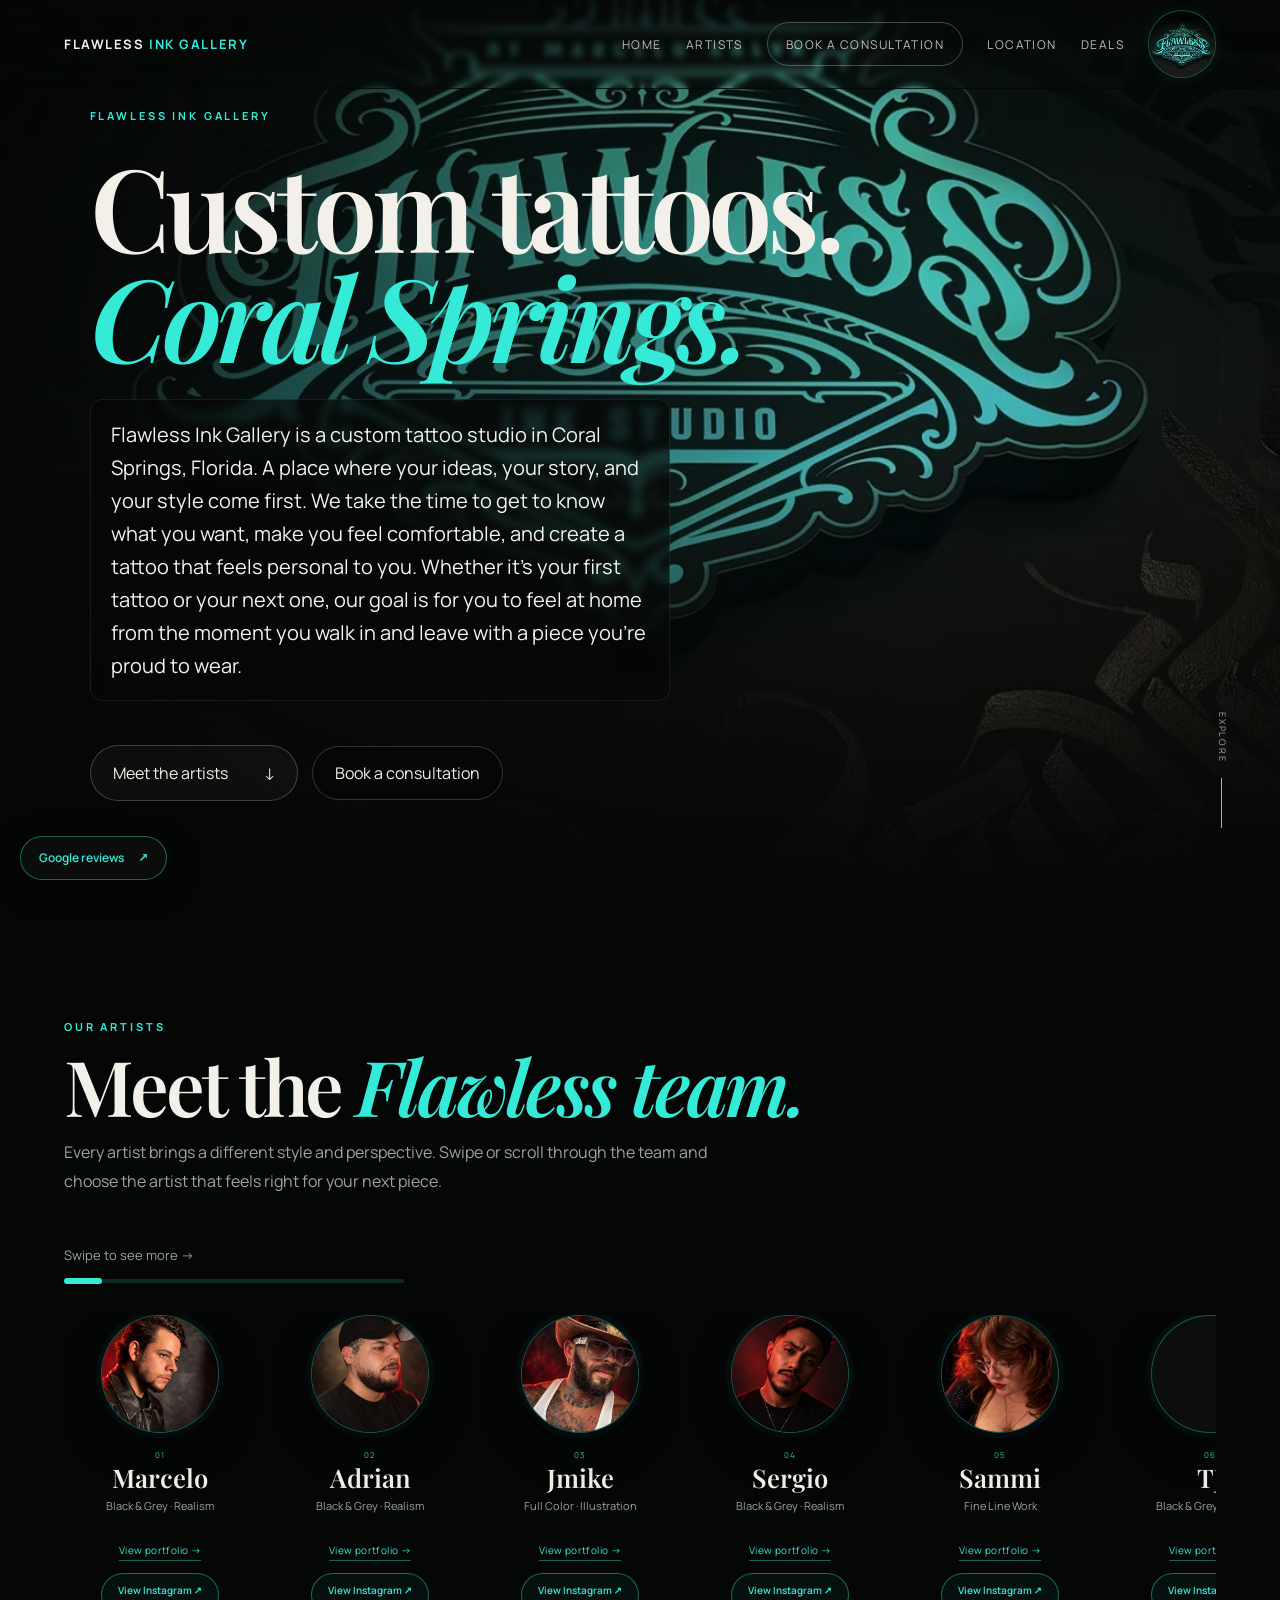
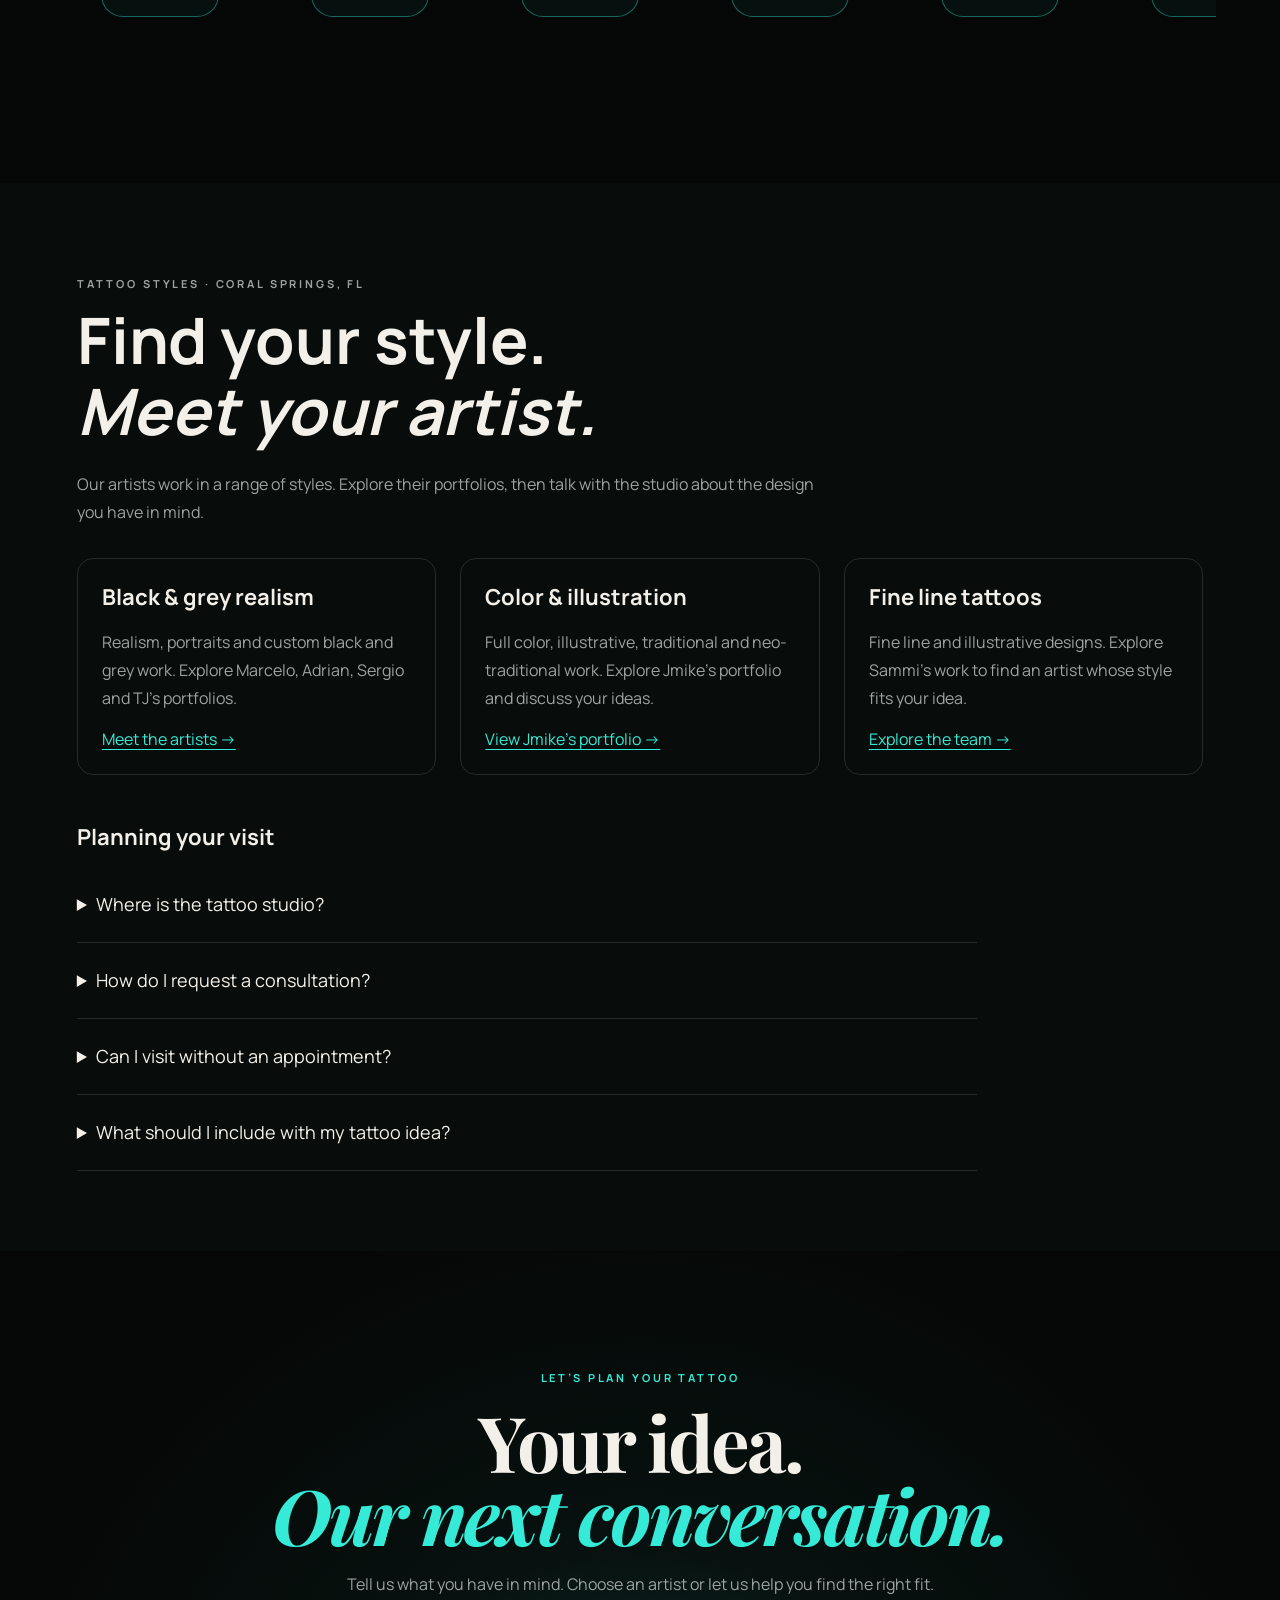
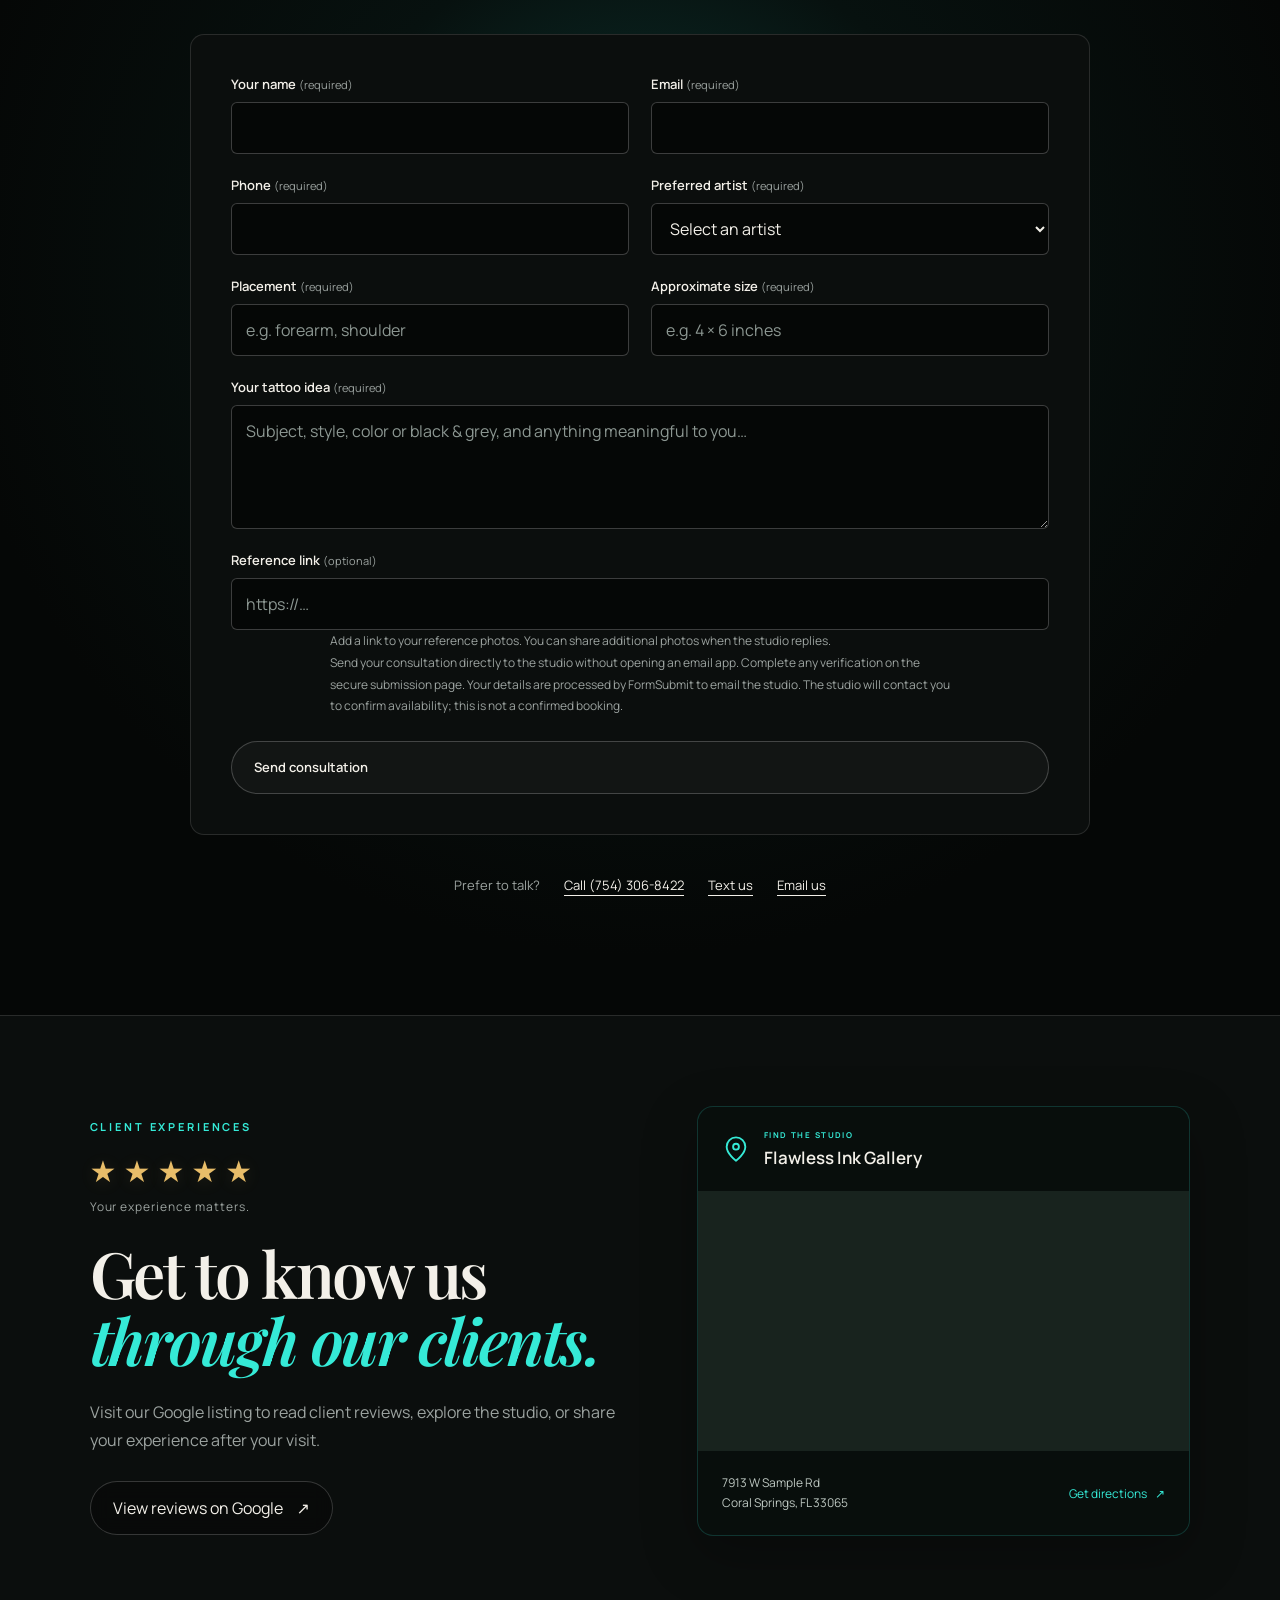
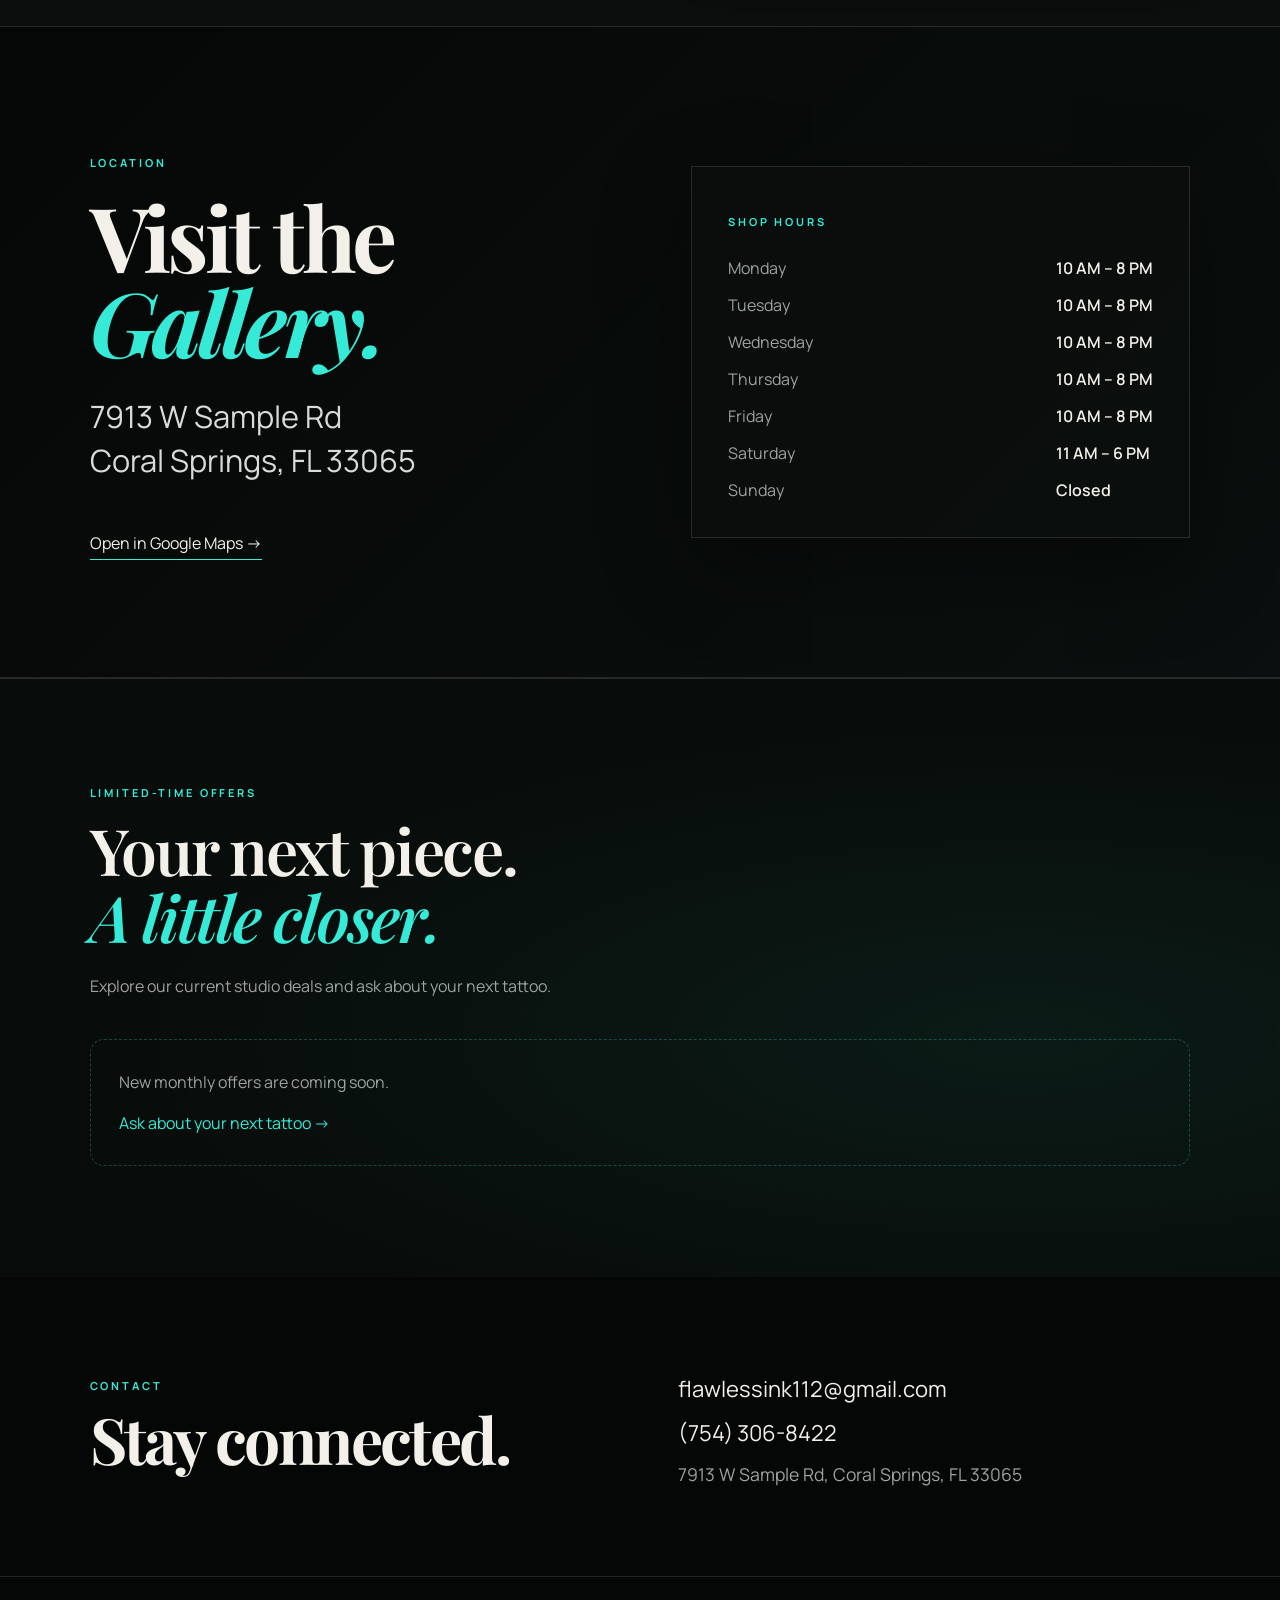
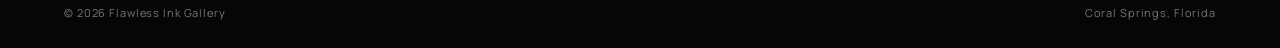
<file: index.html>
<!DOCTYPE html>

<html lang="en">
<head>
<!-- Google tag (gtag.js) -->
<script async src="https://www.googletagmanager.com/gtag/js?id=AW-18508716792"></script>
<script>
  window.dataLayer = window.dataLayer || [];
  function gtag(){dataLayer.push(arguments);}
  gtag('js', new Date());

  gtag('config', 'AW-18508716792');
</script>
<meta charset="utf-8"/>
<meta content="width=device-width,initial-scale=1,viewport-fit=cover" name="viewport"/>
<meta content="#050706" name="theme-color"/>
<title>Tattoo Studio in Coral Springs | Flawless Ink Gallery</title>
<meta name="description" content="Custom tattoos in Coral Springs, FL. Explore black and grey realism, color and fine line artists at Flawless Ink Gallery. Contact us for a consultation."/>
<link rel="canonical" href="https://www.flawlessinkgallery.com/"/>
<meta property="og:type" content="website"/>
<meta property="og:title" content="Tattoo Studio in Coral Springs | Flawless Ink Gallery"/>
<meta property="og:description" content="Custom tattoos in Coral Springs, FL. Explore black and grey realism, color and fine line artists at Flawless Ink Gallery. Contact us for a consultation."/>
<meta property="og:url" content="https://www.flawlessinkgallery.com/"/>
<meta property="og:site_name" content="Flawless Ink Gallery"/>
<meta property="og:image" content="https://www.flawlessinkgallery.com/assets/studio-room.webp"/>
<meta property="og:image:alt" content="Inside Flawless Ink Gallery tattoo studio in Coral Springs"/>
<meta name="twitter:card" content="summary_large_image"/>
<script type="application/ld+json">
{
  "@context": "https://schema.org",
  "@type": "LocalBusiness",
  "@id": "https://www.flawlessinkgallery.com/#studio",
  "name": "Flawless Ink Tattoo Gallery",
  "alternateName": "Flawless Ink Gallery",
  "url": "https://www.flawlessinkgallery.com/",
  "description": "Custom tattoos in Coral Springs, FL. Explore black and grey realism, color and fine line artists at Flawless Ink Gallery. Contact us for a consultation.",
  "image": "https://www.flawlessinkgallery.com/assets/studio-room.webp",
  "telephone": "+17543068422",
  "email": "flawlessink112@gmail.com",
  "address": {
    "@type": "PostalAddress",
    "streetAddress": "7913 West Sample Road",
    "addressLocality": "Coral Springs",
    "addressRegion": "FL",
    "postalCode": "33065",
    "addressCountry": "US"
  },
  "hasMap": "https://maps.google.com/maps?cid=11567312331092188978",
  "openingHoursSpecification": [
    {
      "@type": "OpeningHoursSpecification",
      "dayOfWeek": [
        "Monday",
        "Tuesday",
        "Wednesday",
        "Thursday",
        "Friday"
      ],
      "opens": "10:00",
      "closes": "20:00"
    },
    {
      "@type": "OpeningHoursSpecification",
      "dayOfWeek": "Saturday",
      "opens": "11:00",
      "closes": "18:00"
    }
  ]
}
</script>
<link href="https://fonts.googleapis.com" rel="preconnect"/>
<link crossorigin="" href="https://fonts.gstatic.com" rel="preconnect"/>
<link href="https://fonts.googleapis.com/css2?family=Manrope:wght@400;500;600;700&amp;family=Playfair+Display:ital,wght@0,600;1,600&amp;display=swap" rel="stylesheet"/>

<link rel="stylesheet" href="assets/site.css?v=description-contrast-1"/>
<noscript><style>.reveal{opacity:1;transform:none;filter:none}</style></noscript>

<style id="adrian-jmike-portrait-flip">
/* Mirror only Adrian and Jmike; keep the existing portrait hover zoom. */
.artist-photo-link[data-open-portfolio="adrian"] .artist-photo-frame img,
.artist-photo-link[data-open-portfolio="jmike"] .artist-photo-frame img,
#portfolio-adrian .artist-dialog-portrait,
#portfolio-jmike .artist-dialog-portrait { transform: scaleX(-1); }
.artist-profile-card:hover .artist-photo-link[data-open-portfolio="adrian"] .artist-photo-frame img,
.artist-profile-card:hover .artist-photo-link[data-open-portfolio="jmike"] .artist-photo-frame img { transform: scale(-1.06, 1.06); }
</style>
</head>
<body>
<header class="nav">
<a class="brand" href="#top">FLAWLESS <span>INK GALLERY</span></a>
<button id="mobile-menu-toggle" class="mobile-menu-toggle" type="button" aria-label="Open navigation menu" aria-controls="primary-navigation" aria-expanded="false" hidden><span aria-hidden="true"></span><span aria-hidden="true"></span><span aria-hidden="true"></span></button>
<nav id="primary-navigation" aria-label="Main navigation">
<a href="#home">Home</a>
<a href="#artist">Artists</a>
<a class="book" href="#book">Book a consultation</a>
<a href="#location">Location</a>
<a href="#deals">Deals</a>
</nav>
<a class="nav-shop-logo" href="#home" aria-label="Flawless Ink Gallery home"><img src="assets/logo-studio.webp" alt="" width="1152" height="1536" decoding="async"/></a>
</header>
<main id="top">
<section class="hero reveal welcome-hero" id="home">
<div aria-label="Flawless Ink Gallery slideshow" class="hero-media">
<img alt="Flawless Ink Gallery illuminated logo" class="hero-slide active" src="assets/logo-studio.webp" decoding="async" width="1152" height="1536" fetchpriority="high"/>
<img alt="Inside Flawless Ink Gallery" class="hero-slide" src="assets/studio-room.webp" decoding="async" width="1152" height="1536" loading="lazy"/>
<img alt="Tattoo artist working at Flawless Ink Gallery" class="hero-slide" src="assets/artist-at-work.webp" decoding="async" width="852" height="1134" loading="lazy"/>
<img alt="Black and grey realism tattoo" class="hero-slide" src="assets/tattoo-jesus.webp" decoding="async" width="1200" height="1800" loading="lazy"/>
<img alt="Realistic cat tattoo" class="hero-slide" src="assets/tattoo-cat.webp" decoding="async" width="1206" height="1581" loading="lazy"/>
<img alt="Realistic dog tattoo" class="hero-slide" src="assets/tattoo-dog.webp" decoding="async" width="1177" height="1779" loading="lazy"/>
<img alt="Black and grey skull tattoo" class="hero-slide" src="assets/tattoo-skull.webp" decoding="async" width="1127" height="1800" loading="lazy"/>
<img alt="Detailed bear tattoo" class="hero-slide" src="assets/tattoo-bears.webp" decoding="async" width="1206" height="1744" loading="lazy"/>
<img alt="Frankenstein portrait tattoo" class="hero-slide" src="assets/tattoo-frankenstein.webp" decoding="async" width="706" height="1536" loading="lazy"/>
<img alt="Black and grey portrait tattoo" class="hero-slide" src="assets/tattoo-woman.webp" decoding="async" width="706" height="1536" loading="lazy"/>
<img alt="Black and grey truck tattoo" class="hero-slide" src="assets/tattoo-truck.webp" decoding="async" width="1206" height="1648" loading="lazy"/>
</div>
<div class="hero-shade"></div>
<div class="hero-copy welcome-copy">
<p class="eyebrow">FLAWLESS INK GALLERY</p>
<h1>Custom tattoos.<br/><em>Coral Springs.</em></h1>
<p class="lead">Flawless Ink Gallery is a custom tattoo studio in Coral Springs, Florida. A place where your ideas, your story, and your style come first. We take the time to get to know what you want, make you feel comfortable, and create a tattoo that feels personal to you. Whether it’s your first tattoo or your next one, our goal is for you to feel at home from the moment you walk in and leave with a piece you’re proud to wear.</p>
<div class="welcome-actions">
<a class="cta" href="#artist">Meet the artists <span>↓</span></a>
<a class="ghost-cta" href="#book">Book a consultation</a>
</div>
</div>
<div class="scroll">EXPLORE <span></span></div>
</section>
<section class="artist artist-strip-section reveal" id="artist">
<div class="artist-strip-heading">
<p class="eyebrow">OUR ARTISTS</p>
<h2>Meet the <em>Flawless team.</em></h2>
<p>Every artist brings a different style and perspective. Swipe or scroll through the team and choose the artist that feels right for your next piece.</p>
</div>
<div class="artist-browse-controls" id="artist-browse-controls" hidden>
<div class="artist-swipe-heading"><p>Swipe to see more →</p><span id="artist-scroll-count" class="sr-only">6 artists</span></div>
<div class="artist-scroll-tools"><button id="artist-scroll-prev" hidden type="button" aria-label="Scroll to previous artists" aria-controls="artist-strip">←</button><div class="artist-scroll-slider"><label class="sr-only" for="artist-scroll-position">Scroll through the artists</label><input id="artist-scroll-position" type="range" min="0" max="1000" step="1" value="0" aria-controls="artist-strip"/></div><button id="artist-scroll-next" hidden type="button" aria-label="Scroll to next artists" aria-controls="artist-strip">→</button></div>
</div>
<div id="artist-strip" aria-label="Flawless Ink artists" class="artist-strip">
<article class="artist-profile-card">
<a aria-label="View Marcelo portfolio" class="artist-photo-link" data-open-portfolio="marcelo" href="#portfolio-marcelo">
<div class="artist-photo-frame">
<img alt="Marcelo tattoo artist at Flawless Ink Gallery" src="assets/portrait-fb01e8585b7e.webp" decoding="async" width="800" height="1067" loading="lazy" srcset="assets/portrait-fb01e8585b7e-small.webp 240w, assets/portrait-fb01e8585b7e.webp 800w" sizes="(max-width: 650px) 280px, 360px"/>
</div>
</a>
<div class="artist-profile-info">
<span class="artist-number">01</span>
<h3>Marcelo</h3>
<p>Black &amp; Grey · Realism</p>
<a data-open-portfolio="marcelo" href="#portfolio-marcelo">View portfolio →</a>
<a aria-label="View Marcelo on Instagram (opens in a new tab)" class="artist-instagram-link" href="https://www.instagram.com/marcelo.tattooart/" rel="noopener noreferrer" target="_blank">View Instagram <span aria-hidden="true">↗</span></a>
</div>
</article>
<article class="artist-profile-card">
<a aria-label="View Adrian portfolio" class="artist-photo-link" data-open-portfolio="adrian" href="#portfolio-adrian">
<div class="artist-photo-frame"><img alt="Adrian tattoo artist at Flawless Ink Gallery" src="assets/portrait-ea74d2a2b354.webp" style="object-position:center 30%" decoding="async" width="800" height="1040" loading="lazy" srcset="assets/portrait-ea74d2a2b354-small.webp 240w, assets/portrait-ea74d2a2b354.webp 800w" sizes="(max-width: 650px) 280px, 360px"/></div>
</a>
<div class="artist-profile-info">
<span class="artist-number">02</span><h3>Adrian</h3><p>Black &amp; Grey · Realism</p>
<a data-open-portfolio="adrian" href="#portfolio-adrian">View portfolio →</a>
<a aria-label="View Adrian on Instagram (opens in a new tab)" class="artist-instagram-link" href="https://www.instagram.com/adrest.tattooart/" rel="noopener noreferrer" target="_blank">View Instagram <span aria-hidden="true">↗</span></a>
</div>
</article>
<article class="artist-profile-card">
<a aria-label="View Jmike portfolio" class="artist-photo-link" data-open-portfolio="jmike" href="#portfolio-jmike">
<div class="artist-photo-frame"><img alt="Jmike, tattoo artist at Flawless Ink Gallery" height="1402" src="assets/portrait-498feb0a7a12.webp" style="object-position:center 28%;" width="1122" decoding="async" loading="lazy" srcset="assets/portrait-498feb0a7a12-small.webp 240w, assets/portrait-498feb0a7a12.webp 800w" sizes="(max-width: 650px) 280px, 360px"/></div>
</a>
<div class="artist-profile-info">
<span class="artist-number">03</span><h3>Jmike</h3><p>Full Color · Illustration</p>
<a data-open-portfolio="jmike" href="#portfolio-jmike">View portfolio →</a>
<a aria-label="View Jmike on Instagram (opens in a new tab)" class="artist-instagram-link" href="https://www.instagram.com/thetattooist/" rel="noopener noreferrer" target="_blank">View Instagram <span aria-hidden="true">↗</span></a>
</div>
</article>
<article class="artist-profile-card">
<a aria-label="View Sergio portfolio" class="artist-photo-link" data-open-portfolio="sergio" href="#portfolio-sergio">
<div class="artist-photo-frame"><img alt="Sergio, tattoo artist at Flawless Ink Gallery" height="1437" src="assets/portrait-63ef8ed3774f.webp" style="object-position:center 28%;" width="1095" decoding="async" loading="lazy" srcset="assets/portrait-63ef8ed3774f-small.webp 240w, assets/portrait-63ef8ed3774f.webp 800w" sizes="(max-width: 650px) 280px, 360px"/></div>
</a>
<div class="artist-profile-info">
<span class="artist-number">04</span><h3>Sergio</h3><p>Black &amp; Grey · Realism</p>
<a data-open-portfolio="sergio" href="#portfolio-sergio">View portfolio →</a>
<a aria-label="View Sergio on Instagram (opens in a new tab)" class="artist-instagram-link" href="https://www.instagram.com/oso_ink_/" rel="noopener noreferrer" target="_blank">View Instagram <span aria-hidden="true">↗</span></a>
</div>
</article>
<article class="artist-profile-card">
<a aria-label="View Sammi portfolio" class="artist-photo-link" data-open-portfolio="sammi" href="#portfolio-sammi">
<div class="artist-photo-frame sammi-photo-frame"><img alt="Sammi, artista de Flawless Ink Gallery" height="1448" src="assets/portrait-2cb78c9db8c5.webp" width="1086" decoding="async" loading="lazy" srcset="assets/portrait-2cb78c9db8c5-small.webp 240w, assets/portrait-2cb78c9db8c5.webp 800w" sizes="(max-width: 650px) 280px, 360px"/></div>
</a>
<div class="artist-profile-info">
<span class="artist-number">05</span><h3>Sammi</h3><p>Fine Line Work</p>
<a data-open-portfolio="sammi" href="#portfolio-sammi">View portfolio →</a>
<a aria-label="View Sammi on Instagram (opens in a new tab)" class="artist-instagram-link" href="https://www.instagram.com/houseofhuneyy_tattoos/" rel="noopener noreferrer" target="_blank">View Instagram <span aria-hidden="true">↗</span></a>
</div>
</article>
<article class="artist-profile-card">
<a aria-label="View TJ portfolio" class="artist-photo-link" data-open-portfolio="tj" href="#portfolio-tj">
<div class="artist-photo-frame"><img alt="TJ, tattoo artist at Flawless Ink Gallery" height="1313" src="assets/portrait-111e01f3db07.webp" style="object-position:center 24%;" width="1198" decoding="async" loading="lazy" srcset="assets/portrait-111e01f3db07-small.webp 240w, assets/portrait-111e01f3db07.webp 800w" sizes="(max-width: 650px) 280px, 360px"/></div>
</a>
<div class="artist-profile-info">
<span class="artist-number">06</span><h3>TJ</h3><p>Black &amp; Grey · Realism</p>
<a data-open-portfolio="tj" href="#portfolio-tj">View portfolio →</a>
<a aria-label="View TJ on Instagram (opens in a new tab)" class="artist-instagram-link" href="https://www.instagram.com/tj_111tattoos/?hl=es" rel="noopener noreferrer" target="_blank">View Instagram <span aria-hidden="true">↗</span></a></div>
</article>
</div>
</section>
<section class="studio-information" id="tattoo-styles" aria-labelledby="styles-title">
<div class="studio-information-inner">
<p class="eyebrow">TATTOO STYLES · CORAL SPRINGS, FL</p>
<h2 id="styles-title">Find your style.<br/><em>Meet your artist.</em></h2>
<p>Our artists work in a range of styles. Explore their portfolios, then talk with the studio about the design you have in mind.</p>
<div class="studio-style-grid">
<article><h3>Black &amp; grey realism</h3><p>Realism, portraits and custom black and grey work. Explore Marcelo, Adrian, Sergio and TJ’s portfolios.</p><a href="#artist">Meet the artists →</a></article>
<article><h3>Color &amp; illustration</h3><p>Full color, illustrative, traditional and neo-traditional work. Explore Jmike’s portfolio and discuss your ideas.</p><a data-open-portfolio="jmike" href="#portfolio-jmike">View Jmike’s portfolio →</a></article>
<article><h3>Fine line tattoos</h3><p>Fine line and illustrative designs. Explore Sammi’s work to find an artist whose style fits your idea.</p><a href="#artist">Explore the team →</a></article>
</div>
<div class="studio-faq" aria-labelledby="studio-faq-title">
<h3 id="studio-faq-title">Planning your visit</h3>
<details><summary>Where is the tattoo studio?</summary><p>Find Flawless Ink Gallery at 7913 W Sample Rd, Coral Springs, FL 33065. <a href="#location">See directions and studio hours.</a></p></details>
<details><summary>How do I request a consultation?</summary><p><a href="#book">Complete the consultation form</a> with your tattoo idea, placement, approximate size and preferred artist. Submit the form and complete any verification on the secure submission page. No email app is needed. The studio must confirm your appointment.</p></details>
<details><summary>Can I visit without an appointment?</summary><p>Walk-ins are welcome, subject to artist availability. <a href="tel:+17543068422">Call (754) 306-8422</a> to check availability before visiting.</p></details>
<details><summary>What should I include with my tattoo idea?</summary><p>Include the subject, style, placement, approximate size and whether you prefer color or black and grey. You can add a reference link in the form and attach photos in your email app before sending.</p></details>
</div>
</div>
</section>
<section class="booking reveal" id="book" aria-labelledby="booking-title">
<div class="booking-inner">
<p class="eyebrow">LET’S PLAN YOUR TATTOO</p>
<h2 id="booking-title">Your idea.<br/><em>Our next conversation.</em></h2>
<p>Tell us what you have in mind. Choose an artist or let us help you find the right fit.</p>
<form id="consultation-form" class="consultation-form" action="https://formsubmit.co/flawlessink112@gmail.com" method="POST">
<div hidden aria-hidden="true"><label>Leave this empty<input name="_honey" tabindex="-1" autocomplete="off"></label></div>
<input type="hidden" name="_subject" value="New tattoo consultation — Flawless Ink Gallery">
<input type="hidden" name="_template" value="table">
<input type="hidden" name="_next" value="https://www.flawlessinkgallery.com/consultation-sent.html">
<div class="form-grid">
<div class="form-field"><label for="client-name">Your name <span>(required)</span></label><input id="client-name" name="name" autocomplete="name" maxlength="100" required></div>
<div class="form-field"><label for="client-email">Email <span>(required)</span></label><input id="client-email" name="email" type="email" autocomplete="email" maxlength="150" required></div>
<div class="form-field"><label for="client-phone">Phone <span>(required)</span></label><input id="client-phone" name="phone" type="tel" autocomplete="tel" maxlength="40" required></div>
<div class="form-field"><label for="preferred-artist">Preferred artist <span>(required)</span></label><select id="preferred-artist" name="artist" required><option value="" disabled selected>Select an artist</option><option value="Help me choose">Help me choose</option><option>Marcelo</option><option>Adrian</option><option>Jmike</option><option>Sergio</option><option>Sammi</option><option>TJ</option></select></div>
<div class="form-field"><label for="tattoo-placement">Placement <span>(required)</span></label><input id="tattoo-placement" name="placement" placeholder="e.g. forearm, shoulder" maxlength="100" required></div>
<div class="form-field"><label for="tattoo-size">Approximate size <span>(required)</span></label><input id="tattoo-size" name="size" placeholder="e.g. 4 × 6 inches" maxlength="100" required></div>
<div class="form-field full-width"><label for="tattoo-idea">Your tattoo idea <span>(required)</span></label><textarea id="tattoo-idea" name="idea" rows="4" placeholder="Subject, style, color or black & grey, and anything meaningful to you…" maxlength="1500" required></textarea></div>
<div class="form-field full-width"><label for="tattoo-references">Reference link <span>(optional)</span></label><input id="tattoo-references" name="references" type="url" placeholder="https://…" maxlength="500" aria-describedby="reference-help"><p id="reference-help" class="field-help">Add a link to your reference photos. You can share additional photos when the studio replies.</p></div>
</div>
<p id="booking-help" class="form-note">Send your consultation directly to the studio without opening an email app. Complete any verification on the secure submission page. Your details are processed by FormSubmit to email the studio. The studio will contact you to confirm availability; this is not a confirmed booking.</p>
<button class="cta form-submit" type="submit" aria-describedby="booking-help">Send consultation</button>
<p id="consultation-status" class="form-note" role="status" aria-live="polite"></p>
<noscript><p>Submit this form to send your consultation to the studio. Complete any verification on the next page.</p></noscript>
</form>

<div class="booking-actions direct-contact"><span>Prefer to talk?</span><a href="tel:+17543068422">Call (754) 306-8422</a><a href="sms:+17543068422">Text us</a><a href="mailto:flawlessink112@gmail.com">Email us</a></div>
</div>
</section>
<section class="reviews-section reveal" aria-labelledby="reviews-title">
<div class="reviews-copy">
<p class="eyebrow">CLIENT EXPERIENCES</p>
<div class="reviews-stars" aria-hidden="true"><span>★</span><span>★</span><span>★</span><span>★</span><span>★</span></div>
<p class="reviews-invitation">Your experience matters.</p>
<h2 id="reviews-title">Get to know us<br/><em>through our clients.</em></h2>
<p>Visit our Google listing to read client reviews, explore the studio, or share your experience after your visit.</p>
<a class="ghost-cta" href="https://www.google.com/maps/place/Flawless+Ink+Tattoo+Gallery/@26.2725735,-80.2345422,17z/data=!3m1!4b1!4m6!3m5!1s0x88d9050001a502af:0xa087594764bedf32!8m2!3d26.2725735!4d-80.2319673!16s%2Fg%2F11ym4zxmlt?entry=ttu&amp;g_ep=EgoyMDI2MDkyMy4wIKXMDSoASAFQAw%3D%3D" target="_blank" rel="noopener noreferrer">View reviews on Google <span aria-hidden="true">↗</span><span class="sr-only"> (opens in a new tab)</span></a>
</div>
<div class="studio-map-card">
<div class="studio-map-heading"><svg class="studio-map-pin" viewBox="0 0 24 24" fill="none" stroke="currentColor" stroke-width="1.6" aria-hidden="true" focusable="false"><path d="M20 10c0 6-8 12-8 12S4 16 4 10a8 8 0 1 1 16 0Z"/><circle cx="12" cy="10" r="2.5"/></svg><div><span class="eyebrow">FIND THE STUDIO</span><h3>Flawless Ink Gallery</h3></div></div>
<iframe class="studio-mini-map" title="Map showing Flawless Ink Gallery at 7913 W Sample Road, Coral Springs, Florida" src="https://www.google.com/maps?q=Flawless%20Ink%20Gallery%2C%207913%20W%20Sample%20Rd%2C%20Coral%20Springs%2C%20FL%2033065&amp;z=16&amp;output=embed" width="480" height="260" loading="lazy" referrerpolicy="no-referrer-when-downgrade" allowfullscreen></iframe>
<div class="studio-map-footer"><address>7913 W Sample Rd<br/>Coral Springs, FL 33065</address><a href="https://www.google.com/maps/place/Flawless+Ink+Tattoo+Gallery/@26.2725735,-80.2345422,17z/data=!3m1!4b1!4m6!3m5!1s0x88d9050001a502af:0xa087594764bedf32!8m2!3d26.2725735!4d-80.2319673!16s%2Fg%2F11ym4zxmlt?entry=ttu&amp;g_ep=EgoyMDI2MDkyMy4wIKXMDSoASAFQAw%3D%3D" target="_blank" rel="noopener noreferrer">Get directions <span aria-hidden="true">↗</span><span class="sr-only"> (opens in a new tab)</span></a></div>
</div>
</section>
<section class="location reveal" id="location">
<div class="location-copy">
<p class="eyebrow">LOCATION</p>
<h2>Visit the<br/><em>Gallery.</em></h2>
<p class="address">7913 W Sample Rd<br/>Coral Springs, FL 33065</p>
<a class="text-link" href="https://www.google.com/maps/place/Flawless+Ink+Tattoo+Gallery/@26.2725735,-80.2345422,17z/data=!3m1!4b1!4m6!3m5!1s0x88d9050001a502af:0xa087594764bedf32!8m2!3d26.2725735!4d-80.2319673!16s%2Fg%2F11ym4zxmlt?entry=ttu&amp;g_ep=EgoyMDI2MDkyMy4wIKXMDSoASAFQAw%3D%3D" rel="noopener" target="_blank">Open in Google Maps →</a>
</div>
<div class="hours-card">
<p class="eyebrow">SHOP HOURS</p>
<div class="hours-grid">
<span>Monday</span><strong>10 AM – 8 PM</strong>
<span>Tuesday</span><strong>10 AM – 8 PM</strong>
<span>Wednesday</span><strong>10 AM – 8 PM</strong>
<span>Thursday</span><strong>10 AM – 8 PM</strong>
<span>Friday</span><strong>10 AM – 8 PM</strong>
<span>Saturday</span><strong>11 AM – 6 PM</strong>
<span>Sunday</span><strong>Closed</strong>
</div>
</div>
</section>
<section class="deals-section reveal" id="deals" aria-labelledby="deals-title">
<div class="deals-intro"><p class="eyebrow">LIMITED-TIME OFFERS</p><h2 id="deals-title">Your next piece.<br/><em>A little closer.</em></h2><p>Explore our current studio deals and ask about your next tattoo.</p></div>
<article class="deal-coupon" aria-labelledby="full-day-deal" data-claim-limit="5" data-confirmed-claims="0" data-offer-name="One full-day session" data-offer-total="$1,500" data-expires-at="2026-11-01T00:00:00-04:00" hidden>
<div class="deal-coupon-main"><span class="deal-badge">October offer</span><h3 id="full-day-deal">One full-day session.<br/>One set price.</h3><p class="deal-description">Bring your next tattoo project to Flawless Ink Gallery with our full-day session offer.</p><p class="deal-expiration">Expires <time datetime="2026-10-31T23:59:59-04:00">October 31, 2026, at 11:59 p.m. ET</time></p><p class="deal-booking-note">Limited to 5 confirmed claims. A $500 deposit is required. Contact the studio to confirm availability before paying.</p></div>
<div class="deal-coupon-stub"><p class="deal-session-count">1 FULL-DAY SESSION</p><p class="deal-price"><span class="sr-only">Total price: </span>$1,500</p><p class="deal-price-note">Per full-day session · USD</p><p class="deal-claim-status">Limited to 5 claims</p><button class="cta deal-cta" type="button" data-claim-deal aria-haspopup="dialog" aria-controls="deal-claim-dialog">Claim this deal <span aria-hidden="true">↗</span></button></div>
</article>
<article class="deal-coupon" aria-labelledby="half-day-deal" data-claim-limit="5" data-confirmed-claims="0" data-offer-name="One half-day session" data-offer-total="$900" data-expires-at="2026-11-01T00:00:00-04:00" hidden>
<div class="deal-coupon-main"><span class="deal-badge">October offer</span><h3 id="half-day-deal">A half-day session.<br/>Your next piece.</h3><p class="deal-description">Book a half-day tattoo session at Flawless Ink Gallery for one set price.</p><p class="deal-expiration">Expires <time datetime="2026-10-31T23:59:59-04:00">October 31, 2026, at 11:59 p.m. ET</time></p><p class="deal-booking-note">Limited to 5 confirmed claims. A $500 deposit is required. Contact the studio to confirm availability before paying.</p></div>
<div class="deal-coupon-stub"><p class="deal-session-count">1 HALF-DAY SESSION</p><p class="deal-price"><span class="sr-only">Session price: </span>$900</p><p class="deal-price-note">Per half-day session · USD</p><p class="deal-claim-status">Limited to 5 claims</p><button class="cta deal-cta" type="button" data-claim-deal aria-haspopup="dialog" aria-controls="deal-claim-dialog">Claim this deal <span aria-hidden="true">↗</span></button></div>
</article>
<p id="deals-empty" class="deals-empty" hidden>New monthly offers are coming soon. <a href="#book">Ask about your next tattoo →</a></p>
<noscript><p>Contact the studio for current offers and expiration dates.</p></noscript>
</section>
<section class="contact-footer reveal" id="contact">
<div>
<p class="eyebrow">CONTACT</p>
<h2>Stay connected.</h2>
</div>
<div class="contact-links">
<a href="mailto:flawlessink112@gmail.com">flawlessink112@gmail.com</a>
<a href="tel:+17543068422">(754) 306-8422</a>
<span>7913 W Sample Rd, Coral Springs, FL 33065</span>
</div>
</section>
</main>
<footer>
<span>© 2026 Flawless Ink Gallery</span>
<span>Coral Springs, Florida</span>
</footer>
<dialog aria-labelledby="marcelo-dialog-title" class="artist-portfolio-dialog" id="portfolio-marcelo">
<div class="artist-dialog-toolbar"><span>FLAWLESS INK GALLERY</span><button aria-label="Close Marcelo portfolio" autofocus="" class="artist-dialog-close" type="button">×</button></div>
<div class="artist-dialog-body">
<header class="artist-dialog-header"><img alt="Marcelo, tattoo artist at Flawless Ink Gallery" class="artist-dialog-portrait" src="assets/portrait-fb01e8585b7e.webp" decoding="async" width="800" height="1067" loading="lazy" srcset="assets/portrait-fb01e8585b7e-small.webp 240w, assets/portrait-fb01e8585b7e.webp 800w" sizes="(max-width: 650px) 280px, 360px"/><div><p class="eyebrow">MEET THE ARTIST</p><h2 id="marcelo-dialog-title">Marcelo</h2><p class="artist-dialog-role">Tattoo artist · Flawless Ink Gallery</p><a aria-label="View Marcelo on Instagram (opens in a new tab)" class="artist-instagram-link" href="https://www.instagram.com/marcelo.tattooart/" rel="noopener noreferrer" target="_blank">View Instagram <span aria-hidden="true">↗</span></a></div></header>
<section aria-labelledby="marcelo-about" class="artist-dialog-about"><h3 id="marcelo-about">About Marcelo</h3>
<p class="artist-bio-intro">Born in Argentina, I moved to the United States in 2016 with a dream: to elevate my craft, connect with talented artists, and push my creativity beyond new horizons.</p>
<p>Over the past decade, I’ve dedicated myself to growing as an artist and turning that dream into a reality. One of my proudest milestones has been opening my own studio, Flawless ink., a space created with the vision of bringing artists together in a peaceful, supportive environment where they can develop their skills, express their creativity, and grow beyond their own limits.</p>
<p>I specialize in black and grey realism, with a deep passion for creating artwork that carries meaning and emotion. Whether I’m bringing a portrait to life or creating a memorial piece to honor someone who is no longer with us, my goal is to transform skin into a canvas that tells a story.</p>
<p>For me, tattooing is more than creating an image—it’s about creating a connection, preserving memories, and bringing happiness to every person who trusts me with their story.</p>
<p class="artist-bio-signature">My name is <strong>Marcelo Ezequiel Salva</strong>, and this is more than my profession. This is my art, my journey, and my passion.</p>
</section>
<section aria-labelledby="marcelo-instagram-title" class="artist-dialog-work instagram-section">
<p class="eyebrow">@MARCELO.TATTOOART</p>
<h3 id="marcelo-instagram-title">Most liked on Instagram</h3>
<p class="artist-gallery-hint">Explore Marcelo’s Instagram posts, ordered by likes. <a href="https://www.instagram.com/marcelo.tattooart/" target="_blank" rel="noopener noreferrer">View all on Instagram <span aria-hidden="true">↗</span><span class="sr-only"> (opens in a new tab)</span></a></p>
<p id="marcelo-instagram-status" class="instagram-status" role="status">Instagram posts load when you open this portfolio.</p>
<div id="marcelo-instagram-feed" class="instagram-feed"></div>
<button id="marcelo-instagram-more" class="ghost-cta instagram-more" type="button" hidden>Show more posts</button>
<noscript><p>See Marcelo’s latest posts on <a href="https://www.instagram.com/marcelo.tattooart/" target="_blank" rel="noopener noreferrer">Instagram (opens in a new tab)</a>.</p></noscript>
</section>

</div>
</dialog>
<dialog aria-labelledby="adrian-dialog-title" class="artist-portfolio-dialog" id="portfolio-adrian">
<div class="artist-dialog-toolbar"><span>FLAWLESS INK GALLERY</span><button aria-label="Close Adrian portfolio" autofocus="" class="artist-dialog-close" type="button">×</button></div>
<div class="artist-dialog-body">
<header class="artist-dialog-header"><img alt="Adrian, tattoo artist at Flawless Ink Gallery" class="artist-dialog-portrait" src="assets/portrait-ea74d2a2b354.webp" decoding="async" width="800" height="1040" loading="lazy" srcset="assets/portrait-ea74d2a2b354-small.webp 240w, assets/portrait-ea74d2a2b354.webp 800w" sizes="(max-width: 650px) 280px, 360px"/><div><p class="eyebrow">MEET THE ARTIST</p><h2 id="adrian-dialog-title">Adrian</h2><p class="artist-dialog-role">Tattoo artist · Flawless Ink Gallery</p><a aria-label="View Adrian on Instagram (opens in a new tab)" class="artist-instagram-link" href="https://www.instagram.com/adrest.tattooart/" rel="noopener noreferrer" target="_blank">View Instagram <span aria-hidden="true">↗</span></a></div></header>
<section aria-labelledby="adrian-about" class="artist-dialog-about"><h3 id="adrian-about">About Adrian</h3>
<p>Hello, I’m Adrian Ramirez and I was born in San Jose, Costa Rica. I grew up in South Florida for the second half of my life. My journey as an artist began in my early years and evolved into fulfilling career in tattooing.</p>
<p>After dedicating two years as an apprentice, I’ve spent the past seven years as a professional artist honing my craft and understanding the science behind a tattoo. I pride myself in making high quality work no matter how big or how small the piece is. My favorite style to tattoo is Black and Gray realism. My expertise spans various other styles, including llustrative, Black Outs, Color, and Geometric Tattoos.</p>
<p>Being surrounded by tattoos day in and day out, some artists in the industry tend to be desensitized to the clients experience, however this is not the case with me. I approach each client with fresh perspective and genuine care. I treat every tattoo as though it’s on my own skin, ensuring a unique and personal experience. Whether this is your first tattoo or you’re adding to an existing collection, I strive to make each piece a work of art.</p>
</section>
<section aria-labelledby="adrian-work" class="artist-dialog-work"><h3 id="adrian-work">Portfolio</h3><p class="artist-content-pending">Adrian’s portfolio photos are coming soon.</p></section>
</div>
</dialog>
<dialog aria-labelledby="jmike-dialog-title" class="artist-portfolio-dialog" id="portfolio-jmike">
<div class="artist-dialog-toolbar"><span>FLAWLESS INK GALLERY</span><button aria-label="Close Jmike portfolio" autofocus="" class="artist-dialog-close" type="button">×</button></div>
<div class="artist-dialog-body">
<header class="artist-dialog-header"><img alt="Jmike, tattoo artist at Flawless Ink Gallery" class="artist-dialog-portrait" height="1402" src="assets/portrait-498feb0a7a12.webp" style="object-position:center 28%;" width="1122" decoding="async" loading="lazy" srcset="assets/portrait-498feb0a7a12-small.webp 240w, assets/portrait-498feb0a7a12.webp 800w" sizes="(max-width: 650px) 280px, 360px"/><div><p class="eyebrow">MEET THE ARTIST</p><h2 id="jmike-dialog-title">Jmike</h2><p class="artist-dialog-role">Full Color · Illustration</p><a aria-label="View Jmike on Instagram (opens in a new tab)" class="artist-instagram-link" href="https://www.instagram.com/thetattooist/" rel="noopener noreferrer" target="_blank">View Instagram <span aria-hidden="true">↗</span></a></div></header>
<section aria-labelledby="jmike-about" class="artist-dialog-about"><h3 id="jmike-about">About Jmike</h3>
<p>Hi my name is ,<br/>
JonMichael, Jmike , thetattooist 🤷🏻‍♂️</p>
<p>I was born and raised in Florida<br/>
But my nationality is Peruvian. Y’all know we have the best food.</p>
<p>What got me into tattooing?<br/>
It was my escape from reality. I’ve always been an artist of different mediums and getting tattooed at a young age and hanging out at shops made me realize “I want this”<br/>
I absolutely love creating art and meeting new people. Something I’ve always said is “more than tattoos.” It goes way beyond that.</p>
<p>My Fav style<br/>
I love color! newschool,neo traditional, traditional with a hint of ME lol<br/>
But tattooing for 15yrs and working with many talented artist I became versatile and love doing ANY style</p>
<p>So hit ya boy up and let’s create! 😎</p>
</section>
<section aria-labelledby="jmike-work" class="artist-dialog-work"><h3 id="jmike-work">Portfolio</h3><p class="artist-content-pending">Jmike’s portfolio photos are coming soon.</p></section>
</div>
</dialog>
<dialog aria-labelledby="sergio-dialog-title" class="artist-portfolio-dialog" id="portfolio-sergio">
<div class="artist-dialog-toolbar"><span>FLAWLESS INK GALLERY</span><button aria-label="Close Sergio portfolio" autofocus="" class="artist-dialog-close" type="button">×</button></div>
<div class="artist-dialog-body">
<header class="artist-dialog-header"><img alt="Sergio, tattoo artist at Flawless Ink Gallery" class="artist-dialog-portrait" height="1437" src="assets/portrait-63ef8ed3774f.webp" style="object-position:center 28%;" width="1095" decoding="async" loading="lazy" srcset="assets/portrait-63ef8ed3774f-small.webp 240w, assets/portrait-63ef8ed3774f.webp 800w" sizes="(max-width: 650px) 280px, 360px"/><div><p class="eyebrow">MEET THE ARTIST</p><h2 id="sergio-dialog-title">Sergio</h2><p class="artist-dialog-role">Black &amp; Grey · Realism</p><a aria-label="View Sergio on Instagram (opens in a new tab)" class="artist-instagram-link" href="https://www.instagram.com/oso_ink_/" rel="noopener noreferrer" target="_blank">View Instagram <span aria-hidden="true">↗</span></a></div></header>
<section aria-labelledby="sergio-about" class="artist-dialog-about"><h3 id="sergio-about">About Sergio</h3><p>Sergio, also known as Oso Ink, is a South Florida tattoo artist and part of the Flawless Ink Gallery team. Follow <strong>@oso_ink_</strong> on Instagram to see his latest work and updates.</p></section>
<section aria-labelledby="sergio-work" class="artist-dialog-work"><h3 id="sergio-work">Portfolio</h3><p class="artist-content-pending">Sergio’s portfolio photos are coming soon.</p></section>
</div>
</dialog>
<dialog aria-labelledby="sammi-dialog-title" class="artist-portfolio-dialog" id="portfolio-sammi">
<div class="artist-dialog-toolbar"><span>FLAWLESS INK GALLERY</span><button aria-label="Close Sammi portfolio" autofocus="" class="artist-dialog-close" type="button">×</button></div>
<div class="artist-dialog-body">
<header class="artist-dialog-header"><div class="sammi-dialog-photo-frame"><img alt="Sammi, tattoo artist at Flawless Ink Gallery" height="1448" src="assets/portrait-2cb78c9db8c5.webp" width="1086" decoding="async" loading="lazy" srcset="assets/portrait-2cb78c9db8c5-small.webp 240w, assets/portrait-2cb78c9db8c5.webp 800w" sizes="(max-width: 650px) 280px, 360px"/></div><div><p class="eyebrow">MEET THE ARTIST</p><h2 id="sammi-dialog-title">Sammi</h2><p class="artist-dialog-role">Tattoo artist · Flawless Ink Gallery</p><a aria-label="View Sammi on Instagram (opens in a new tab)" class="artist-instagram-link" href="https://www.instagram.com/houseofhuneyy_tattoos/" rel="noopener noreferrer" target="_blank">View Instagram <span aria-hidden="true">↗</span></a></div></header>
<section aria-labelledby="sammi-about" class="artist-dialog-about">
<h3 id="sammi-about">About Sammi</h3>
<p>My name is Samantha, but most people call me Sammy. I'm 33 years old, and I'm a licensed tattoo artist based right here in South Florida.</p>
<p>I've been an artist my entire life painting, drawing, building things and never being afraid to get my hands dirty. Growing up, I was constantly surrounded by tattoos via my dad going to tattoo conventions and shops quite often and art from my grandmother who drew and painted also. Being exposed to that creative world as a child heavily influenced me and naturally inspired my path to becoming the artist I am today.</p>
<p>I've been officially tattooing for 3 years now. I earned and finished my apprenticeship at Flawless Ink in Coral Springs, and I'm proud to say I've been holding it down there ever since!</p>
<p>If you sit in my chair, you'll quickly find out that I'm outgoing, funny, and incredibly easy to talk to. I genuinely love meeting every single one of you. Being trusted to create beautiful memories and permanent art for you means the world to me.</p>
<h4>My Specialities:</h4>
<ul class="sammi-specialties">
<li>Fine line work</li>
<li>Illustrative realism</li>
<li>Blackwork ornamentals</li>
</ul>
<p>I absolutely love bringing your custom ideas to life, but I also have a ton of pre made flash that I'm dying to tattoo!</p>
<p>Ready for some new ink? Drop me a DM to chat about your ideas, or head straight to the booking form linked in my bio. Let's make something amazing I'd love to be your new artist!</p>
</section>
<section aria-labelledby="sammi-work" class="artist-dialog-work"><h3 id="sammi-work">Portfolio</h3><p class="artist-content-pending">Sammi’s portfolio photos are coming soon.</p></section>
</div>
</dialog>
<dialog aria-labelledby="tj-dialog-title" class="artist-portfolio-dialog" id="portfolio-tj">
<div class="artist-dialog-toolbar"><span>FLAWLESS INK GALLERY</span><button aria-label="Close TJ portfolio" autofocus="" class="artist-dialog-close" type="button">×</button></div>
<div class="artist-dialog-body">
<header class="artist-dialog-header"><img alt="TJ, tattoo artist at Flawless Ink Gallery" class="artist-dialog-portrait" height="1313" src="assets/portrait-111e01f3db07.webp" style="object-position:center 24%;" width="1198" decoding="async" loading="lazy" srcset="assets/portrait-111e01f3db07-small.webp 240w, assets/portrait-111e01f3db07.webp 800w" sizes="(max-width: 650px) 280px, 360px"/><div><p class="eyebrow">MEET THE ARTIST</p><h2 id="tj-dialog-title">TJ</h2><p class="artist-dialog-role">Black &amp; Grey · Realism</p><a aria-label="View TJ on Instagram (opens in a new tab)" class="artist-instagram-link" href="https://www.instagram.com/tj_111tattoos/?hl=es" rel="noopener noreferrer" target="_blank">View Instagram <span aria-hidden="true">↗</span></a></div></header>
<section aria-labelledby="tj-about" class="artist-dialog-about"><h3 id="tj-about">About TJ</h3><p class="">TJ is a tattoo artist at Flawless Ink Gallery in South Florida. Follow @tj_111tattoos on Instagram to see his latest work and updates.</p></section>
<section aria-labelledby="tj-work" class="artist-dialog-work"><h3 id="tj-work">Portfolio</h3><p class="artist-content-pending">TJ’s portfolio photos are coming soon.</p></section>
</div>
</dialog>
<dialog id="lightbox"><button aria-label="Close" class="close">×</button><img alt=""/></dialog>

<script src="assets/site.js?v=native-consultation-2" defer></script>
<script src="assets/mobile-navigation.js" defer></script>
<script src="assets/consultation-submit.js?v=confirmed-return-11" defer></script>
<script src="assets/marcelo-instagram.js?v=most-liked-hourly-1" defer></script>

<aside id="google-review-popup" class="google-review-popup" aria-labelledby="google-review-heading" hidden>
<div class="google-review-header"><div><p class="eyebrow">CLIENT EXPERIENCES</p><h2 id="google-review-heading">Google reviews</h2></div><button id="google-review-close" type="button" aria-label="Close review popup">×</button></div>
<div id="google-review-cards"><article class="google-review-card">
<p class="google-review-author">Max Keating</p>
<p class="google-review-meta"><span class="google-review-stars" aria-label="5 out of 5 stars">★★★★★</span> <time datetime="2026-09-30T14:20:59.654703Z">Sep 30, 2026</time></p>
<blockquote>I’ve had all of my tattoo work done by Marcelo. His attention to detail, quality, and professionalism are always top-notch. Flawless Ink is a great shop with great people. I’ll definitely keep coming back to Marcelo for future pieces. Hi…</blockquote>
</article>
<article class="google-review-card" hidden>
<p class="google-review-author">Cedrick Wilcox</p>
<p class="google-review-meta"><span class="google-review-stars" aria-label="5 out of 5 stars">★★★★★</span> <time datetime="2026-09-30T03:36:23.006418Z">Sep 29, 2026</time></p>
<blockquote>Marcelo has done an amazing job. great service and great experience!!</blockquote>
</article>
<article class="google-review-card" hidden>
<p class="google-review-author">Gabriel Villasana</p>
<p class="google-review-meta"><span class="google-review-stars" aria-label="5 out of 5 stars">★★★★★</span> <time datetime="2026-05-31T19:44:11.842160Z">May 31, 2026</time></p>
<blockquote>If you are looking for a true master of black and grey realism, Adrian is the artist to go to. I recently got an angel piece done on my shoulder, and the level of detail is incredible; it looks like a real marble sculpture. His handling …</blockquote>
</article>
<article class="google-review-card" hidden>
<p class="google-review-author">Evan Scott</p>
<p class="google-review-meta"><span class="google-review-stars" aria-label="5 out of 5 stars">★★★★★</span> <time datetime="2026-05-18T22:14:10.932209Z">May 18, 2026</time></p>
<blockquote>Marcello Is a Great Guy And is The
Best Artist And Has a Great Shop And I Would Recommend him every  time!!!</blockquote>
</article>
<article class="google-review-card" hidden>
<p class="google-review-author">Gianna Ezzo</p>
<p class="google-review-meta"><span class="google-review-stars" aria-label="5 out of 5 stars">★★★★★</span> <time datetime="2026-05-02T01:21:51.887856Z">May 1, 2026</time></p>
<p class="google-review-no-text">This reviewer left a star rating without a comment.</p>
</article></div>
<div class="google-review-controls"><button id="google-review-prev" type="button" aria-label="Previous review">←</button><span id="google-review-position" aria-live="polite">1 of 5</span><button id="google-review-next" type="button" aria-label="Next review">→</button><a href="https://maps.google.com/maps?cid=11567312331092188978" target="_blank" rel="noopener noreferrer">Read on Google ↗<span class="sr-only"> (opens in a new tab)</span></a></div>
<p class="google-review-note">Latest reviews retrieved October 1, 2026. Text shown as excerpts.</p>
</aside>
<button id="google-review-launcher" class="google-review-launcher" type="button" aria-controls="google-review-popup" aria-expanded="false" hidden>Google reviews <span aria-hidden="true">↗</span></button>
<script src="assets/google-reviews.js?v=hourly-5" defer></script>

<dialog id="deal-claim-dialog" class="deal-claim-dialog" aria-labelledby="deal-claim-title" aria-describedby="deal-claim-intro">
<div class="deal-claim-toolbar"><p class="eyebrow">FLAWLESS INK GALLERY</p><button type="button" id="deal-claim-close" aria-label="Close deal claim" autofocus>×</button></div>
<div class="deal-claim-body"><h2 id="deal-claim-title">Claim this deal</h2><p id="deal-claim-summary"></p>
<p id="deal-claim-intro">Each offer is limited to 5 confirmed claims. Contact the studio to confirm availability before sending your deposit.</p>
<div id="deal-payment-instructions">
<div class="deal-payment-card"><p class="eyebrow">REQUIRED DEPOSIT</p><p class="deal-deposit-amount">$500 <span>USD</span></p>
<dl><dt>Payment method</dt><dd>Zelle</dd><dt>Send to phone number</dt><dd><strong>754-306-8422</strong></dd><dt>Recipient name</dt><dd><strong>Flawless Ink LLC</strong></dd></dl>
<p>Check that Zelle shows <strong>Flawless Ink LLC</strong> before sending.</p></div>
<p>Your deal is claimed only after the studio confirms availability and verifies your $500 deposit. Opening this window does not reserve a spot.</p>
<p>Text the studio your name, the offer you chose, and your payment confirmation so your claim can be checked.</p>
<div class="deal-claim-actions"><a id="deal-claim-text" class="cta" href="sms:+17543068422">Text the studio</a><a class="ghost-cta" href="tel:+17543068422">Call 754-306-8422</a></div>
</div>
<p id="deal-claim-unavailable" role="status" hidden>This offer is no longer available. Please contact the studio about current deals.</p>
</div>
</dialog>
<script src="assets/deals.js?v=claims-1" defer></script>
<script src="assets/artist-navigation.js" defer></script>

<!-- October studio-agreed session offer -->
<style id="session-offer-styles">
.session-offer-bubble{position:fixed;right:20px;bottom:24px;z-index:26;border:1px solid #70f5df;border-radius:999px;padding:15px 20px;background:#35ead7;color:#05241f;box-shadow:0 8px 32px #0008;font:800 13px/1.4 Manrope,system-ui,sans-serif;cursor:pointer;min-height:48px}
.session-offer-panel{position:fixed;inset:auto 20px 88px auto;margin:0;box-sizing:border-box;width:min(370px,calc(100vw - 32px));max-height:calc(100dvh - 180px);overflow:auto;padding:24px;border:1px solid #35ead770;border-radius:20px;background:#0b1412;color:#f4f6f3;box-shadow:0 20px 70px #000a;font:14px/1.6 Manrope,system-ui,sans-serif}
.session-offer-panel .eyebrow{margin:0 45px 10px 0;font-size:10px}.session-offer-panel h2{font:600 32px/1.1 "Playfair Display",serif;margin:0 40px 16px 0}
.session-offer-close{position:absolute;right:12px;top:12px;width:44px;height:44px;border:1px solid #ffffff30;border-radius:50%;background:transparent;color:#fff;font-size:24px;cursor:pointer}
.session-offer-prices{display:grid;gap:10px;margin:18px 0}.session-offer-prices p{display:flex;justify-content:space-between;gap:12px;margin:0;padding:12px;background:#ffffff08;border-radius:10px}.session-offer-prices del{color:#b8c9c4;margin-right:8px}.session-offer-prices strong{color:#61efda;font-size:20px}.session-offer-terms{color:#e1eae6}.session-offer-expiry{font-size:12px;color:#b8c9c4}.session-offer-contact{display:block;text-align:center;padding:13px;border-radius:999px;background:#35ead7;color:#05241f;font-weight:800;text-decoration:none}
.session-offer-bubble:focus-visible,.session-offer-close:focus-visible,.session-offer-contact:focus-visible{outline:3px solid #fff;outline-offset:3px}
body.mobile-nav-open .session-offer-bubble{visibility:hidden}
@media(max-width:650px){.session-offer-bubble{right:16px;bottom:calc(76px + env(safe-area-inset-bottom,0px))}.session-offer-panel{right:16px;bottom:calc(140px + env(safe-area-inset-bottom,0px));max-height:calc(100dvh - 230px);padding:20px}}
</style>
<button id="session-offer-bubble" class="session-offer-bubble" type="button" popovertarget="session-offer-panel" aria-controls="session-offer-panel" aria-expanded="false" hidden>Claim 50% off <span aria-hidden="true">↗</span></button>
<section id="session-offer-panel" class="session-offer-panel" popover aria-labelledby="session-offer-title">
<button class="session-offer-close" type="button" popovertarget="session-offer-panel" popovertargetaction="hide" aria-label="Close 50% off offer">×</button>
<p class="eyebrow">YOUR NEXT SESSION · 50% OFF</p>
<h2 id="session-offer-title">Make it your next piece.</h2>
<p class="session-offer-terms">Limited-time offer. Contact the shop directly to arrange your appointment.</p>
<div class="session-offer-prices">
<p><span>Full-day session</span><span><del>$1,500</del><strong>$750</strong></span></p>
<p><span>Half-day session</span><span><del>$900</del><strong>$450</strong></span></p>
</div>
<p class="session-offer-terms">50% off applies only to a full-day or half-day tattoo session arranged and confirmed directly with the shop. Contact Flawless Ink Gallery to agree on your session and confirm availability.</p>
<p class="session-offer-expiry">Prices in USD. Offer valid through October 31, 2026, at 11:59 p.m. ET.</p>
<a class="session-offer-contact" href="tel:+17543068422">Contact Shop Directly</a>
</section>
<script>
(() => {
  const bubble = document.getElementById('session-offer-bubble');
  const panel = document.getElementById('session-offer-panel');
  const expires = Date.parse('2026-11-01T00:00:00-04:00');
  if (!('showPopover' in panel)) {
    panel.hidden = true;
    bubble.removeAttribute('popovertarget');
    const close = () => { panel.hidden = true; bubble.setAttribute('aria-expanded', 'false'); };
    bubble.addEventListener('click', () => { panel.hidden = !panel.hidden; bubble.setAttribute('aria-expanded', String(!panel.hidden)); });
    panel.querySelector('.session-offer-close').addEventListener('click', close);
    document.addEventListener('keydown', e => { if (e.key === 'Escape') { close(); } });
    document.addEventListener('click', e => { if (!panel.contains(e.target) && !bubble.contains(e.target)) close(); });
  } else {
    panel.addEventListener('toggle', e => bubble.setAttribute('aria-expanded', String(e.newState === 'open')));
  }
  function refresh() {
    bubble.hidden = Date.now() >= expires;
    if (bubble.hidden) {
      if ('hidePopover' in panel) panel.hidePopover();
      else panel.hidden = true;
    }
  }
  refresh();
  setInterval(refresh, 1000);
})();
</script>

</body>
</html>
</file>
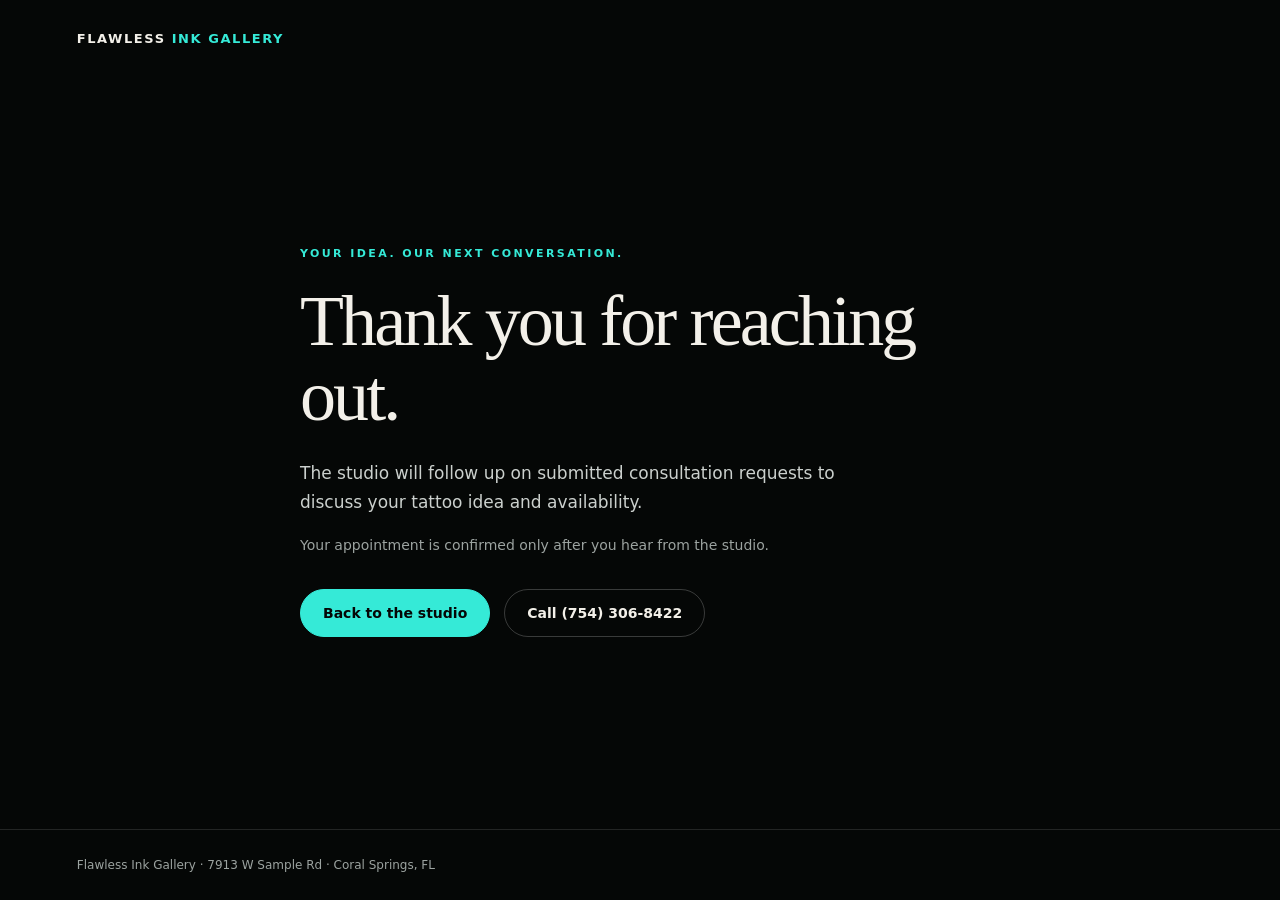
<file: consultation-sent.html>
<!DOCTYPE html>
<html lang="en">
<head>
  <meta charset="utf-8">
  <meta name="viewport" content="width=device-width, initial-scale=1">
  <meta name="robots" content="noindex, nofollow">
  <meta name="theme-color" content="#050706">
  <title>Consultation request | Flawless Ink Gallery</title>
  <style>
    :root{color-scheme:dark;font-family:Manrope,system-ui,sans-serif;color:#f3f0e9;background:#050706}
    *{box-sizing:border-box}body{margin:0;min-height:100svh;display:flex;flex-direction:column}
    header,footer{padding:28px 6vw}a{color:inherit}.brand{font-size:13px;font-weight:700;letter-spacing:.12em;text-decoration:none}.brand span{color:#35ead7}
    main{width:min(680px,88vw);margin:auto;padding:60px 0 80px}.eyebrow{color:#35ead7;font-size:11px;font-weight:700;letter-spacing:.22em;text-transform:uppercase}
    h1{font-family:Georgia,serif;font-weight:400;font-size:clamp(42px,7vw,72px);line-height:1.05;letter-spacing:-.04em;margin:24px 0}
    p{max-width:570px;font-size:17px;line-height:1.7;color:#cbd0cd}.note{font-size:14px;color:#9ca3a0}.actions{display:flex;gap:14px;flex-wrap:wrap;margin-top:32px}
    .button{border:1px solid #35ead7;background:#35ead7;color:#050706;border-radius:999px;padding:15px 22px;text-decoration:none;font-size:14px;font-weight:600}.secondary{background:transparent;color:#f3f0e9;border-color:#ffffff35}
    a:focus-visible{outline:2px solid #35ead7;outline-offset:5px}footer{font-size:12px;color:#9ca3a0;border-top:1px solid #ffffff1f}
  </style>
  <script src="assets/consultation-confirmation.js?v=1" defer></script>
</head>
<body>
  <header><a class="brand" href="/">FLAWLESS <span>INK GALLERY</span></a></header>
  <main>
    <div class="eyebrow">Your idea. Our next conversation.</div>
    <h1 id="confirmation-heading">Thank you for reaching out.</h1>
    <p id="confirmation-copy">The studio will follow up on submitted consultation requests to discuss your tattoo idea and availability.</p>
    <p class="note">Your appointment is confirmed only after you hear from the studio.</p>
    <div class="actions"><a class="button" href="/">Back to the studio</a><a class="button secondary" href="tel:+17543068422">Call (754) 306-8422</a></div>
  </main>
  <footer>Flawless Ink Gallery · 7913 W Sample Rd · Coral Springs, FL</footer>
</body>
</html>
</file>
<file: assets/site.css>
:root{--bg:#050706;--panel:#0b0e0d;--ink:#f3f0e9;--muted:#9ca3a0;--aqua:#35ead7;--line:rgba(255,255,255,.12)}
*{box-sizing:border-box}html{scroll-behavior:smooth}body{margin:0;background:var(--bg);color:var(--ink);font-family:Manrope,system-ui,sans-serif}
img{display:block;width:100%;height:100%;object-fit:cover}a{color:inherit;text-decoration:none}
.nav{position:fixed;z-index:20;top:0;left:0;right:0;display:flex;justify-content:space-between;align-items:center;padding:22px 5vw;background:linear-gradient(#050706d9,transparent);backdrop-filter:blur(3px)}
.brand{font-weight:700;letter-spacing:.12em;font-size:13px}.brand span{color:var(--aqua)}nav{display:flex;gap:28px;align-items:center;font-size:12px;text-transform:uppercase;letter-spacing:.12em}nav a{opacity:.78}nav a:hover{opacity:1}.book{border:1px solid #ffffff55;border-radius:999px;padding:10px 18px}
.hero{min-height:100svh;position:relative;overflow:hidden;display:flex;align-items:flex-end}.hero-media{position:absolute;inset:0}.hero-media img{object-position:center 42%;transform:scale(1.04);animation:drift 12s ease-in-out infinite alternate}.hero-shade{position:absolute;inset:0;background:linear-gradient(90deg,#050706e8 0%,#0507067a 48%,#05070640),linear-gradient(0deg,#050706 0%,transparent 42%)}
.hero-copy{position:relative;z-index:2;width:min(900px,90vw);padding:0 0 11vh 7vw}.eyebrow{font-size:11px;letter-spacing:.26em;color:var(--aqua);font-weight:700}.hero h1,.statement h2,.studio h2,.artist h2,.section-head h2,.contact h2{font-family:"Playfair Display",serif;font-weight:600;line-height:.95;margin:.25em 0}.hero h1{font-size:clamp(58px,9vw,140px);letter-spacing:-.045em}.hero h1 em,.statement em,.contact em{color:var(--aqua);font-weight:600}.lead{max-width:580px;color:#d1d2cf;font-size:clamp(16px,2vw,20px);line-height:1.65}.cta{display:inline-flex;gap:36px;align-items:center;margin-top:24px;border:1px solid #ffffff35;border-radius:999px;padding:16px 22px;background:#ffffff08}.cta:hover{border-color:var(--aqua);box-shadow:0 0 40px #35ead71c}.scroll{position:absolute;right:4vw;bottom:8vh;z-index:2;writing-mode:vertical-rl;font-size:9px;letter-spacing:.2em;color:#aaa}.scroll span{display:inline-block;height:50px;border-left:1px solid var(--aqua);margin-top:12px}
.statement{padding:16vh 8vw;border-bottom:1px solid var(--line)}.statement h2{font-size:clamp(45px,7vw,105px);max-width:1100px}
.studio{display:grid;grid-template-columns:1.15fr .85fr;min-height:780px}.studio-photo{min-height:680px}.studio-copy{display:flex;flex-direction:column;justify-content:center;padding:8vw;background:var(--panel)}.studio h2,.artist h2,.section-head h2{font-size:clamp(42px,5vw,78px)}.studio-copy>p:last-child,.artist-copy>p{color:var(--muted);line-height:1.8;max-width:520px}
.artist{display:grid;grid-template-columns:.8fr 1.2fr;padding:13vh 6vw;gap:7vw;align-items:center}.artist-copy{position:sticky;top:140px;align-self:start}.role{color:var(--aqua)!important;text-transform:uppercase;font-size:11px;letter-spacing:.14em}.text-link{display:inline-block;margin-top:18px;border-bottom:1px solid var(--aqua);padding-bottom:5px}.artist-grid{display:grid;grid-template-columns:1fr 1fr;gap:14px}.artist-grid img:first-child{height:720px}.artist-grid img:last-child{height:540px;margin-top:120px}
.portfolio{padding:10vh 5vw 14vh}.section-head{display:flex;justify-content:space-between;align-items:end;margin-bottom:55px}.section-head>p{color:var(--muted);max-width:300px}.gallery{columns:3 300px;column-gap:14px}.tile{width:100%;height:430px;padding:0;border:0;background:#111;margin:0 0 14px;overflow:hidden;cursor:zoom-in;break-inside:avoid}.tile.tall{height:620px}.tile img{transition:transform .7s cubic-bezier(.2,.7,.2,1),filter .4s}.tile:hover img{transform:scale(1.035);filter:contrast(1.05)}
.contact{padding:16vh 8vw;text-align:center;background:radial-gradient(circle at 50% 40%,#0b3733 0%,#08110f 30%,#050706 68%)}.contact h2{font-size:clamp(50px,7vw,100px)}.note{font-size:11px;color:#777;margin-top:25px}
footer{border-top:1px solid var(--line);display:flex;justify-content:space-between;padding:28px 5vw;color:#777;font-size:11px;letter-spacing:.08em}
dialog{border:0;padding:0;background:#000c;max-width:none;max-height:none;width:100vw;height:100vh}dialog::backdrop{background:#000d}dialog img{width:100%;height:100%;object-fit:contain;padding:4vh 4vw}.close{position:fixed;right:25px;top:20px;z-index:3;width:46px;height:46px;border-radius:50%;border:1px solid #ffffff55;background:#111c;color:white;font-size:28px;cursor:pointer}
.reveal{opacity:0;transform:translateY(28px);transition:opacity .9s ease,transform .9s cubic-bezier(.2,.7,.2,1)}.reveal.in{opacity:1;transform:none}
@keyframes drift{from{transform:scale(1.04) translate3d(0,0,0)}to{transform:scale(1.09) translate3d(-1%,1%,0)}}
@media(max-width:760px){.nav{padding:18px 20px}.brand{font-size:11px}.nav nav a:not(.book){display:none}.hero-copy{padding:0 22px 13vh}.hero-shade{background:linear-gradient(0deg,#050706 3%,#05070670 60%,#05070655)}.scroll{display:none}.statement{padding:12vh 22px}.studio{grid-template-columns:1fr}.studio-photo{min-height:62vh}.studio-copy{padding:70px 24px}.artist{grid-template-columns:1fr;padding:90px 20px;gap:45px}.artist-copy{position:static}.artist-grid{gap:8px}.artist-grid img:first-child{height:480px}.artist-grid img:last-child{height:360px;margin-top:70px}.portfolio{padding:70px 10px 100px}.section-head{padding:0 12px;display:block}.section-head>p{display:none}.gallery{columns:2 150px;column-gap:8px}.tile{height:280px;margin-bottom:8px}.tile.tall{height:420px}.contact{padding:110px 22px}footer{gap:20px;flex-direction:column}}
@media(prefers-reduced-motion:reduce){*{scroll-behavior:auto!important}.hero-media img{animation:none}.reveal{opacity:1;transform:none;transition:none}}


/* V2 — more dynamic, mobile-first motion */
body{overflow-x:hidden}
.nav{transition:background .35s ease,transform .35s ease,border-color .35s ease;border-bottom:1px solid transparent}
.nav.scrolled{background:#050706e8;border-color:var(--line);backdrop-filter:blur(16px)}
.hero-copy .eyebrow,.hero-copy h1,.hero-copy .lead,.hero-copy .cta{animation:heroUp .9s both cubic-bezier(.16,1,.3,1)}
.hero-copy h1{animation-delay:.08s}.hero-copy .lead{animation-delay:.18s}.hero-copy .cta{animation-delay:.28s}
@keyframes heroUp{from{opacity:0;transform:translateY(45px);filter:blur(8px)}to{opacity:1;transform:none;filter:none}}
.statement{position:relative;overflow:hidden}
.statement:after{content:"FLAWLESS";position:absolute;right:-2vw;bottom:-.28em;font:600 clamp(90px,20vw,300px)/1 "Playfair Display",serif;color:#ffffff035;letter-spacing:-.07em;pointer-events:none}
.studio-photo,.artist-grid img,.tile{border-radius:2px}
.studio-photo,.artist-grid{overflow:hidden}
.studio-photo img{transition:transform 1.2s cubic-bezier(.16,1,.3,1)}
.studio:hover .studio-photo img{transform:scale(1.035)}
.tile{position:relative;transition:transform .45s cubic-bezier(.16,1,.3,1),box-shadow .45s}
.tile:after{content:"VIEW";position:absolute;inset:auto 16px 16px auto;background:#050706c9;border:1px solid #ffffff35;color:white;border-radius:999px;padding:9px 12px;font:700 9px/1 Manrope;letter-spacing:.18em;opacity:0;transform:translateY(8px);transition:.35s}
.tile:hover{transform:translateY(-7px);box-shadow:0 22px 60px #0008}.tile:hover:after{opacity:1;transform:none}
.cta{position:relative;overflow:hidden;transition:transform .3s ease,color .3s ease,box-shadow .3s ease}
.cta:before{content:"";position:absolute;inset:0;background:var(--aqua);transform:translateX(-105%);transition:transform .45s cubic-bezier(.16,1,.3,1);z-index:-1}
.cta:hover{color:#02100e;transform:translateY(-2px)}.cta:hover:before{transform:none}
.reveal{opacity:0;transform:translateY(54px) scale(.985);filter:blur(5px);transition:opacity .9s ease,transform 1s cubic-bezier(.16,1,.3,1),filter .9s ease}
.reveal.in{opacity:1;transform:none;filter:none}
.gallery .reveal:nth-child(3n+2){transition-delay:.08s}.gallery .reveal:nth-child(3n+3){transition-delay:.16s}
@media(max-width:760px){
  .hero h1{font-size:clamp(54px,18vw,86px)}
  .hero-copy{padding-bottom:10vh}
  .statement h2,.studio h2,.artist h2,.section-head h2,.contact h2{letter-spacing:-.035em}
  .statement{padding-top:15vh;padding-bottom:15vh}
  .studio-photo{min-height:72vh}
  .artist-grid{grid-template-columns:1fr 1fr;transform:rotate(-1.5deg);margin-inline:-8px}
  .artist-grid img:first-child{height:440px}.artist-grid img:last-child{height:330px;margin-top:55px}
  .gallery{column-gap:7px}.tile{margin-bottom:7px}
  .tile:after{opacity:1;transform:none;font-size:7px;padding:7px 9px;right:9px;bottom:9px}
  .contact{min-height:78vh;display:flex;flex-direction:column;justify-content:center;align-items:center}
}


/* Welcome / navigation / booking / location update */
.welcome-hero{min-height:100svh}
.welcome-copy{max-width:900px}
.welcome-actions,.booking-actions{display:flex;gap:14px;flex-wrap:wrap;align-items:center}
.ghost-cta{display:inline-flex;align-items:center;justify-content:center;margin-top:24px;padding:15px 22px;border-radius:999px;border:1px solid #ffffff2f;color:#f3f0e9;background:#05070666;backdrop-filter:blur(10px);transition:.3s ease}
.ghost-cta:hover{border-color:var(--aqua);color:var(--aqua);transform:translateY(-2px)}
.booking{min-height:78vh;display:flex;align-items:center;justify-content:center;text-align:center;padding:12vh 7vw;background:radial-gradient(circle at 50% 45%,#0d3732 0%,#07110f 33%,#050706 70%)}
.booking-inner{max-width:920px}
.booking h2,.location h2,.contact-footer h2{font-family:"Playfair Display",serif;font-size:clamp(50px,7vw,102px);line-height:.95;letter-spacing:-.04em;margin:.25em 0}
.booking h2 em,.location h2 em{color:var(--aqua)}
.booking p:not(.eyebrow){max-width:620px;margin:0 auto;color:var(--muted);line-height:1.8}
.booking-actions{justify-content:center}
.location{display:grid;grid-template-columns:1fr 1fr;gap:8vw;padding:13vh 7vw;align-items:center;border-top:1px solid var(--line);border-bottom:1px solid var(--line);background:linear-gradient(135deg,#050706,#0a100f)}
.location-copy .address{font-size:clamp(20px,2.4vw,34px);line-height:1.45;color:#d9dbd8}
.hours-card{border:1px solid var(--line);padding:36px;background:#0b0e0dcf;box-shadow:0 30px 80px #0006}
.hours-grid{display:grid;grid-template-columns:1fr auto;gap:15px 28px;margin-top:28px}
.hours-grid span{color:var(--muted)}.hours-grid strong{font-weight:600}
.contact-footer{display:grid;grid-template-columns:1fr 1fr;gap:6vw;padding:10vh 7vw;align-items:end}
.contact-footer h2{font-size:clamp(42px,5vw,72px)}
.contact-links{display:flex;flex-direction:column;gap:14px;font-size:clamp(16px,1.8vw,22px)}
.contact-links a{transition:color .25s ease}.contact-links a:hover{color:var(--aqua)}
.contact-links span{color:var(--muted);font-size:.8em}
@media(max-width:760px){
  .nav nav{gap:10px}.nav nav a{display:none}.nav nav .book{display:inline-flex}
  .brand{max-width:160px}
  .welcome-copy{padding-bottom:12vh}
  .welcome-actions{gap:8px}
  .ghost-cta{margin-top:10px}
  .booking{min-height:72vh;padding:90px 22px}
  .location{grid-template-columns:1fr;padding:90px 22px;gap:48px}
  .hours-card{padding:25px 20px}
  .hours-grid{gap:12px 15px;font-size:14px}
  .contact-footer{grid-template-columns:1fr;padding:75px 22px}
}


/* Full artist roster */
.roster-section{grid-template-columns:.72fr 1.28fr;align-items:start}
.roster-section .artist-copy{position:sticky;top:130px}
.roster-section .artist-copy h2 em{color:var(--aqua)}
.artist-roster{display:grid;grid-template-columns:1fr 1fr;gap:14px}
.artist-card{position:relative;min-height:390px;background:#0b0e0d;border:1px solid var(--line);overflow:hidden;display:flex;flex-direction:column;justify-content:flex-end;transition:transform .45s cubic-bezier(.16,1,.3,1),border-color .35s ease,box-shadow .35s ease}
.artist-card:hover{transform:translateY(-6px);border-color:#35ead755;box-shadow:0 24px 60px #0007}
.artist-card-photo{position:absolute;inset:0}
.artist-card-photo:after{content:"";position:absolute;inset:0;background:linear-gradient(0deg,#050706f5 0%,#05070655 48%,transparent 75%)}
.artist-card-photo img{transition:transform .8s cubic-bezier(.16,1,.3,1)}
.artist-card:hover .artist-card-photo img{transform:scale(1.045)}
.artist-card-info{position:relative;z-index:2;padding:26px}
.artist-card-info h3{font:600 clamp(30px,3vw,48px)/1 "Playfair Display",serif;margin:5px 0 10px}
.artist-card-info p{color:var(--muted);margin:0;line-height:1.55}
.artist-card-info a{display:inline-block;margin-top:16px;color:var(--aqua);font-size:13px;border-bottom:1px solid #35ead766;padding-bottom:4px}
.artist-number{font-size:10px;letter-spacing:.18em;color:var(--aqua)}
.featured-artist{grid-row:span 2;min-height:795px}
.artist-initial{position:absolute;inset:0;display:flex;align-items:center;justify-content:center;font:600 150px/1 "Playfair Display",serif;color:#35ead711;text-shadow:0 0 70px #35ead71a}
.placeholder-card{background:radial-gradient(circle at 70% 25%,#0b2b27 0,transparent 35%),#0b0e0d}
.placeholder-card:before{content:"";position:absolute;width:180px;height:180px;border:1px solid #35ead71f;border-radius:50%;right:-55px;top:-55px}
@media(max-width:900px){
  .roster-section{grid-template-columns:1fr}
  .roster-section .artist-copy{position:static}
}
@media(max-width:760px){
  .artist-roster{grid-template-columns:1fr 1fr;gap:8px}
  .artist-card{min-height:290px}
  .featured-artist{grid-column:1 / -1;grid-row:auto;min-height:560px}
  .artist-card-info{padding:18px}
  .artist-card-info h3{font-size:30px}
  .artist-card-info p{font-size:12px}
  .artist-initial{font-size:100px}
}


/* Slow cinematic homepage background slideshow */
.hero-media{position:absolute;inset:0;overflow:hidden;background:#050706}
.hero-media .hero-slide{
  position:absolute;
  inset:0;
  width:100%;
  height:100%;
  object-fit:cover;
  object-position:center center;
  opacity:0;
  transform:scale(1.035);
  transition:opacity 2.6s ease-in-out, transform 11s ease;
  will-change:opacity,transform;
}
.hero-media .hero-slide.active{
  opacity:1;
  transform:scale(1.10);
}
.hero-media .hero-slide:nth-child(1){object-position:center 42%}
.hero-media .hero-slide:nth-child(2){object-position:center center}
.hero-media .hero-slide:nth-child(3),
.hero-media .hero-slide:nth-child(4){object-position:center 35%}
.hero-shade{
  background:
    linear-gradient(90deg,#050706e9 0%,#0507068a 45%,#0507063f 72%,#05070659 100%),
    linear-gradient(0deg,#050706 0%,transparent 48%);
}
@media(max-width:760px){
  .hero-media .hero-slide{transition:opacity 2.2s ease-in-out,transform 10s ease}
  .hero-media .hero-slide.active{transform:scale(1.08)}
  .hero-shade{
    background:
      linear-gradient(0deg,#050706f2 0%,#05070688 55%,#0507064f 100%),
      linear-gradient(90deg,#05070662,transparent);
  }
}
@media(prefers-reduced-motion:reduce){
  .hero-media .hero-slide{transition:opacity .4s linear;transform:none!important}
}


/* Artist horizontal row — photo on top, name below */
.artist-strip-section{
  display:block;
  padding:12vh 5vw 14vh;
  overflow:hidden;
}
.artist-strip-heading{
  max-width:900px;
  margin-bottom:50px;
}
.artist-strip-heading h2{
  font-family:"Playfair Display",serif;
  font-size:clamp(46px,6vw,88px);
  line-height:.95;
  letter-spacing:-.04em;
  margin:.2em 0;
}
.artist-strip-heading h2 em{color:var(--aqua)}
.artist-strip-heading>p:last-child{
  color:var(--muted);
  max-width:650px;
  line-height:1.8;
}
.artist-strip{
  display:flex;
  gap:16px;
  overflow-x:auto;
  padding:0 0 22px;
  scroll-snap-type:x mandatory;
  scrollbar-width:thin;
  scrollbar-color:var(--aqua) #111;
}
.artist-strip::-webkit-scrollbar{height:6px}
.artist-strip::-webkit-scrollbar-track{background:#111}
.artist-strip::-webkit-scrollbar-thumb{background:var(--aqua);border-radius:99px}
.artist-profile-card{
  flex:0 0 clamp(235px,22vw,320px);
  scroll-snap-align:start;
  background:#0b0e0d;
  border:1px solid var(--line);
  overflow:hidden;
  transition:transform .4s cubic-bezier(.16,1,.3,1),border-color .3s ease,box-shadow .3s ease;
}
.artist-profile-card:hover{
  transform:translateY(-7px);
  border-color:#35ead755;
  box-shadow:0 24px 65px #0008;
}
.artist-photo-frame{
  aspect-ratio:4/5;
  width:100%;
  overflow:hidden;
  background:#0b0e0d;
  position:relative;
}
.artist-photo-frame img{
  width:100%;
  height:100%;
  object-fit:cover;
  transition:transform .8s cubic-bezier(.16,1,.3,1);
}
.artist-profile-card:hover .artist-photo-frame img{transform:scale(1.045)}
.artist-photo-placeholder{
  display:flex;
  flex-direction:column;
  align-items:center;
  justify-content:center;
  background:
    radial-gradient(circle at 50% 35%,#0f3d37 0%,#0b1715 27%,#080b0a 70%);
}
.artist-photo-placeholder:before{
  content:"";
  position:absolute;
  width:72%;
  aspect-ratio:1;
  border-radius:50%;
  border:1px solid #35ead726;
  box-shadow:0 0 60px #35ead710;
}
.artist-photo-placeholder span{
  position:relative;
  z-index:1;
  font:600 clamp(88px,9vw,140px)/1 "Playfair Display",serif;
  color:#35ead737;
}
.artist-photo-placeholder small{
  position:absolute;
  z-index:1;
  bottom:24px;
  font-size:8px;
  letter-spacing:.22em;
  color:#8a9a96;
}
.artist-profile-info{padding:22px 20px 24px}
.artist-profile-info h3{
  font:600 clamp(28px,2.5vw,40px)/1 "Playfair Display",serif;
  margin:7px 0 10px;
}
.artist-profile-info p{
  color:var(--muted);
  min-height:38px;
  margin:0;
  line-height:1.55;
  font-size:13px;
}
.artist-profile-info a{
  display:inline-block;
  margin-top:14px;
  color:var(--aqua);
  font-size:12px;
  border-bottom:1px solid #35ead766;
  padding-bottom:4px;
}
@media(max-width:760px){
  .artist-strip-section{padding:85px 18px 100px}
  .artist-strip-heading{margin-bottom:34px}
  .artist-strip{gap:10px;margin-right:-18px;padding-right:18px}
  .artist-profile-card{flex-basis:76vw;max-width:300px}
  .artist-profile-info{padding:18px}
  .artist-profile-info h3{font-size:32px}
}


/* Compact artist cards with small circular portraits */
.artist-strip{
  align-items:flex-start;
  gap:18px;
}
.artist-profile-card{
  flex:0 0 clamp(155px,15vw,205px);
  min-height:0;
  background:transparent;
  border:0;
  text-align:center;
  overflow:visible;
  box-shadow:none;
}
.artist-profile-card:hover{
  transform:translateY(-5px);
  border-color:transparent;
  box-shadow:none;
}
.artist-photo-frame{
  width:118px;
  height:118px;
  aspect-ratio:1;
  border-radius:50%;
  margin:0 auto 16px;
  border:1px solid #35ead755;
  box-shadow:0 0 0 5px #35ead708, 0 15px 40px #0007;
  overflow:hidden;
  background:#0b0e0d;
}
.artist-photo-frame img{
  width:100%;
  height:100%;
  object-fit:cover;
}
.artist-profile-card:hover .artist-photo-frame img{
  transform:scale(1.06);
}
.artist-photo-placeholder{
  width:118px;
  height:118px;
  min-height:118px;
  display:flex;
  align-items:center;
  justify-content:center;
  background:radial-gradient(circle at 50% 35%,#12473f 0%,#0b1715 43%,#080b0a 100%);
}
.artist-photo-placeholder:before{
  width:82%;
  height:82%;
}
.artist-photo-placeholder span{
  font-size:48px;
  color:#35ead75c;
}
.artist-photo-placeholder small{
  display:none;
}
.artist-profile-info{
  padding:0 6px 18px;
}
.artist-profile-info h3{
  font-size:clamp(24px,2vw,32px);
  margin:5px 0 7px;
}
.artist-profile-info p{
  min-height:0;
  font-size:11px;
  line-height:1.45;
}
.artist-number{
  font-size:8px;
}
.artist-profile-info a{
  font-size:10px;
  margin-top:10px;
}
@media(max-width:760px){
  .artist-strip{
    gap:8px;
  }
  .artist-profile-card{
    flex-basis:145px;
    max-width:145px;
  }
  .artist-photo-frame,
  .artist-photo-placeholder{
    width:94px;
    height:94px;
    min-height:94px;
  }
  .artist-photo-placeholder span{
    font-size:38px;
  }
  .artist-profile-info{
    padding:0 4px 14px;
  }
  .artist-profile-info h3{
    font-size:24px;
  }
}


/* Artist portrait links + individual portfolio sections */
.artist-photo-link{
  display:block;
  width:max-content;
  margin:0 auto;
  border-radius:50%;
  position:relative;
}
.artist-photo-link:after{
  content:"VIEW";
  position:absolute;
  left:50%;
  top:50%;
  transform:translate(-50%,-50%) scale(.9);
  opacity:0;
  z-index:5;
  padding:7px 10px;
  border-radius:999px;
  background:#050706d9;
  border:1px solid #35ead777;
  color:var(--aqua);
  font-size:8px;
  font-weight:700;
  letter-spacing:.16em;
  transition:.28s ease;
  pointer-events:none;
}
.artist-photo-link:hover:after{
  opacity:1;
  transform:translate(-50%,-50%) scale(1);
}
.artist-photo-link:hover .artist-photo-frame{
  border-color:var(--aqua);
  box-shadow:0 0 0 6px #35ead70e, 0 0 34px #35ead72a;
}
.artist-portfolio{
  scroll-margin-top:90px;
}
.portfolio-coming{
  min-height:52vh;
  display:flex;
  align-items:center;
  justify-content:center;
  border-top:1px solid var(--line);
  background:
    radial-gradient(circle at 50% 30%,#0a2c28 0%,transparent 35%),
    #050706;
}
.portfolio-placeholder{
  text-align:center;
  max-width:700px;
  padding:9vh 24px;
}
.portfolio-placeholder h2{
  font-family:"Playfair Display",serif;
  font-size:clamp(48px,7vw,92px);
  line-height:.95;
  margin:.2em 0;
}
.portfolio-placeholder>p:not(.eyebrow){
  color:var(--muted);
  font-size:16px;
  margin-bottom:26px;
}
@media(max-width:760px){
  .artist-photo-link:after{
    opacity:1;
    top:auto;
    bottom:-2px;
    transform:translate(-50%,0);
    font-size:7px;
    padding:6px 8px;
  }
  .artist-photo-link:hover:after{
    transform:translate(-50%,0);
  }
  .artist-portfolio{
    scroll-margin-top:72px;
  }
}


/* Marcelo biography inside his portfolio */
.artist-bio{
  max-width:900px;
  margin:-18px 0 64px;
  padding:34px 38px;
  border-left:2px solid var(--aqua);
  background:linear-gradient(135deg,#0b0f0e 0%,#08110f 100%);
  box-shadow:0 25px 70px #0005;
}
.artist-bio p{
  margin:0 0 20px;
  color:#b8bfbc;
  line-height:1.85;
  font-size:15px;
}
.artist-bio p:last-child{margin-bottom:0}
.artist-bio-intro{
  color:#f3f0e9!important;
  font-size:clamp(18px,2vw,24px)!important;
  line-height:1.65!important;
}
.artist-bio-signature{
  color:#e7ebe8!important;
  padding-top:8px;
}
.artist-bio-signature strong{
  color:var(--aqua);
  font-weight:600;
}
@media(max-width:760px){
  .artist-bio{
    margin:-10px 10px 46px;
    padding:26px 22px;
  }
  .artist-bio p{
    font-size:14px;
    line-height:1.75;
  }
}


/* Portfolios stay hidden until an artist is clicked */
.artist-portfolio{
  display:none !important;
  position:relative;
}
.artist-portfolio.portfolio-open{
  display:block !important;
  animation:portfolioReveal .65s cubic-bezier(.16,1,.3,1) both;
}
@keyframes portfolioReveal{
  from{opacity:0;transform:translateY(28px);filter:blur(6px)}
  to{opacity:1;transform:none;filter:none}
}
.portfolio-close{
  position:sticky;
  top:82px;
  z-index:12;
  margin:18px 5vw 0 auto;
  display:block;
  padding:10px 15px;
  border-radius:999px;
  border:1px solid #ffffff2f;
  background:#050706de;
  color:#fff;
  font:600 10px/1 Manrope,sans-serif;
  letter-spacing:.12em;
  text-transform:uppercase;
  cursor:pointer;
  backdrop-filter:blur(12px);
  transition:.25s ease;
}
.portfolio-close:hover{
  color:var(--aqua);
  border-color:var(--aqua);
  box-shadow:0 0 25px #35ead71f;
}
.artist-photo-link{cursor:pointer}
.artist-photo-link:after{content:"VIEW PORTFOLIO"}
@media(max-width:760px){
  .portfolio-close{
    top:70px;
    margin-right:18px;
  }
}


/* Portfolio spacing refinement */
.portfolio-close{display:none!important}

.artist-portfolio.portfolio-open{
  padding-top:38px!important;
}

.artist-portfolio .section-head{
  margin-bottom:22px!important;
}

.artist-portfolio .artist-bio{
  margin:0 0 38px!important;
}

@media(max-width:760px){
  .artist-portfolio.portfolio-open{
    padding-top:24px!important;
  }
  .artist-portfolio .section-head{
    margin-bottom:14px!important;
  }
  .artist-portfolio .artist-bio{
    margin:0 10px 30px!important;
  }
}


/* Ensure every artist has a visible View Portfolio option */
.artist-profile-info > a[data-open-portfolio]{
  display:inline-block!important;
  margin-top:10px;
  color:var(--aqua);
  font-size:10px;
  letter-spacing:.04em;
  border-bottom:1px solid #35ead766;
  padding-bottom:3px;
}

/* Adrian portrait in the portfolio panel */
.adrian-portrait{display:block;width:min(100%,360px);height:auto;margin:0 auto 28px;border-radius:12px;}


/* Shared artist portfolios: portraits, biographies, and photo galleries. */
.artist-portfolio-dialog{width:min(1040px,calc(100vw - 28px));height:auto;max-height:92vh;max-height:92dvh;margin:auto;padding:0;overflow:auto;overscroll-behavior:contain;border:1px solid #35ead744;border-radius:18px;background:#0b0e0d;color:#f3f0e9;box-shadow:0 24px 90px #000a;}
.artist-portfolio-dialog::backdrop{background:#000d;backdrop-filter:blur(5px);}
.artist-dialog-toolbar{position:sticky;top:0;z-index:3;display:flex;align-items:center;justify-content:space-between;gap:16px;padding:12px 24px;background:#0b0e0df5;border-bottom:1px solid var(--line);}
.artist-dialog-toolbar>span{font-size:10px;letter-spacing:.18em;color:var(--aqua);}
.artist-dialog-close{flex-shrink:0;width:44px;height:44px;border:1px solid #ffffff55;border-radius:50%;background:#111;color:white;font-size:28px;cursor:pointer;}
.artist-dialog-close:focus-visible,.artist-dialog-gallery .tile:focus-visible{outline:2px solid var(--aqua);outline-offset:3px;}
.artist-dialog-body{padding:30px;}
.artist-dialog-header{display:grid;grid-template-columns:minmax(160px,280px) 1fr;gap:32px;align-items:center;}
.artist-portfolio-dialog .artist-dialog-portrait{display:block;width:100%;height:auto;max-height:390px;object-fit:contain;padding:0;border-radius:12px;}
.artist-dialog-initial{display:grid;place-items:center;aspect-ratio:1;border-radius:12px;background:radial-gradient(circle,#12473f,#080b0a);font-size:80px;color:var(--aqua);}
.artist-dialog-header h2{font-family:"Playfair Display",serif;font-size:clamp(40px,6vw,76px);line-height:1.1;margin:12px 0;}
.artist-dialog-role,.artist-content-pending,.artist-gallery-hint{color:var(--muted);line-height:1.7;}
.artist-dialog-about,.artist-dialog-work{margin-top:32px;padding-top:24px;border-top:1px solid var(--line);}
.artist-dialog-body h3{font-size:22px;margin:0 0 16px;}
.artist-dialog-about p{max-width:800px;line-height:1.8;}
.artist-dialog-gallery{columns:3;column-gap:12px;}
.artist-dialog-gallery .tile,.artist-dialog-gallery .tile.tall{display:block;height:auto;min-height:0;margin:0 0 12px;border-radius:8px;overflow:hidden;}
.artist-portfolio-dialog .artist-dialog-gallery img{display:block;width:100%;height:auto;object-fit:contain;padding:0;}
body.artist-dialog-open{overflow:hidden;}
@media(max-width:650px){.artist-dialog-toolbar{padding:10px 16px;}.artist-dialog-body{padding:20px;}.artist-dialog-header{grid-template-columns:1fr;gap:20px;}.artist-portfolio-dialog .artist-dialog-portrait{max-height:45dvh;}.artist-dialog-initial{width:130px;font-size:56px;}.artist-dialog-gallery{columns:2;column-gap:8px;}.artist-dialog-gallery .tile{margin-bottom:8px;}}


/* Direct access to Marcelo's Instagram profile. */
.artist-instagram-link{display:inline-flex;align-items:center;justify-content:center;gap:10px;min-height:44px;margin-top:12px;padding:10px 16px;border:1px solid #35ead766;border-radius:999px;color:var(--aqua);background:#35ead70a;font-size:12px;font-weight:600;line-height:1.3;transition:background .2s,border-color .2s;}
.artist-instagram-link:hover{background:#35ead71c;border-color:var(--aqua);}
.artist-instagram-link:focus-visible{outline:2px solid var(--aqua);outline-offset:4px;}
.artist-profile-info>.artist-instagram-link{font-size:10px;margin-top:12px;}


/* Frame Sammi's face and upper torso, with hands outside the portrait. */
.artist-photo-frame.sammi-photo-frame{position:relative;}
.artist-photo-frame.sammi-photo-frame img{position:absolute;display:block;width:170%;max-width:none;height:auto;left:-75%;top:-35%;object-fit:initial;transform-origin:74% 37%;}


/* Match Sammi's portfolio portrait to her artist-card framing. */
.sammi-dialog-photo-frame{position:relative;width:100%;max-width:280px;aspect-ratio:1;overflow:hidden;border-radius:12px;background:#0b0e0d;}
.artist-portfolio-dialog .sammi-dialog-photo-frame img{position:absolute;display:block;width:170%;max-width:none;height:auto;max-height:none;left:-75%;top:-35%;object-fit:initial;padding:0;}
@media(max-width:650px){.sammi-dialog-photo-frame{max-width:280px;margin-inline:auto;}}


/* Samantha's biography specialties. */
#portfolio-sammi .artist-dialog-about h4{margin:24px 0 12px;color:var(--aqua);font-size:16px;}
.sammi-specialties{padding-left:22px;margin:0 0 24px;line-height:1.9;}
.sammi-specialties li::marker{color:var(--aqua);}


/* Accessible navigation and consultation flow. */
html{scroll-padding-top:100px}section[id]{scroll-margin-top:100px}
.sr-only{position:absolute;width:1px;height:1px;padding:0;margin:-1px;overflow:hidden;clip:rect(0,0,0,0);white-space:nowrap;border:0}
[hidden]{display:none!important}
a:focus-visible,button:focus-visible,input:focus-visible,select:focus-visible,textarea:focus-visible,summary:focus-visible{outline:2px solid var(--aqua);outline-offset:4px}
.nav nav a{min-height:44px;display:inline-flex;align-items:center}
.booking-inner{width:100%;max-width:900px}.booking h2{font-size:clamp(44px,6vw,84px)}
.consultation-form{margin-top:36px;text-align:left;padding:clamp(20px,4vw,40px);border:1px solid var(--line);border-radius:14px;background:#0b0e0d}
.form-grid{display:grid;grid-template-columns:1fr 1fr;gap:22px}.form-field{min-width:0}.full-width{grid-column:1/-1}
.form-field label,.consultation-draft label{display:block;margin-bottom:9px;color:var(--ink);font-size:13px;font-weight:600}.form-field label span{font-weight:400;color:var(--muted);font-size:11px}
.consultation-form input,.consultation-form select,.consultation-form textarea,.consultation-draft textarea{display:block;width:100%;min-height:48px;padding:13px 14px;border:1px solid #ffffff38;border-radius:6px;background:#050706;color:var(--ink);font:inherit;font-size:16px;line-height:1.5;color-scheme:dark}
.consultation-form textarea,.consultation-draft textarea{resize:vertical}.consultation-form input::placeholder,.consultation-form textarea::placeholder{color:#8c9792}
.booking .field-help,.booking .form-note{font-size:12px;line-height:1.7;text-align:left;max-width:none;margin:10px 0 0}.booking .form-note{margin-top:24px}
.form-submit{font:600 13px/1.5 Manrope,system-ui,sans-serif;color:var(--ink);cursor:pointer;justify-content:space-between;width:100%;position:relative;z-index:0}
.consultation-draft{margin-top:24px;padding:28px;text-align:left;background:#0c211d;border:1px solid #35ead766;border-radius:14px}.consultation-draft h3{margin:0 0 12px;font-size:24px}.consultation-draft p{margin:0!important;max-width:none!important}.consultation-draft details{margin-top:24px}.consultation-draft summary{cursor:pointer;padding:10px 0}.consultation-draft label{margin-top:20px}.consultation-draft .ghost-cta{color:var(--ink);cursor:pointer;font:inherit}.consultation-draft #copy-status{margin-top:12px!important}
.direct-contact{margin-top:28px;font-size:13px;gap:16px 24px}.direct-contact span{color:var(--muted)}.direct-contact a{text-decoration:underline;text-underline-offset:5px;min-height:44px;display:inline-flex;align-items:center}
.reviews-section{display:flex;align-items:center;justify-content:space-between;gap:40px;padding:90px 7vw;border-top:1px solid var(--line);background:#0b0e0d}.reviews-section h2{font:600 clamp(36px,5vw,64px)/1.05 'Playfair Display',serif;letter-spacing:-.035em;margin:16px 0 24px}.reviews-section h2 em{color:var(--aqua)}.reviews-section p:not(.eyebrow){max-width:560px;color:var(--muted);line-height:1.8}.reviews-section .ghost-cta{flex-shrink:0;gap:14px}
@media(max-width:760px){
 .nav{padding:10px 16px;flex-wrap:wrap;gap:5px;background:#050706f5;backdrop-filter:blur(12px)}.brand{max-width:none;min-height:32px;display:flex;align-items:center;gap:4px}.nav nav{width:100%;justify-content:space-between;gap:6px}.nav nav a,.nav nav a:not(.book){display:inline-flex;font-size:10px;letter-spacing:.04em;min-height:44px}.nav nav .book{padding:8px 10px}
 .welcome-copy{padding-top:150px}.booking{padding:80px 18px}.form-grid{grid-template-columns:1fr;gap:20px}.form-field{grid-column:1}.consultation-draft{padding:22px}.reviews-section{display:block;padding:65px 22px}.reviews-section .ghost-cta{margin-top:16px}.direct-contact{gap:10px 18px}
}
@media(prefers-reduced-motion:reduce){.reveal,.reveal.in{opacity:1;transform:none;filter:none;transition:none}.hero-copy>*{animation:none!important}}

/* Review invitation and compact studio map. Stars are decorative, not a rating. */
.reviews-section{display:grid;grid-template-columns:minmax(0,1.1fr) minmax(0,1fr);gap:clamp(32px,5vw,80px)}
.reviews-copy{min-width:0}
.reviews-stars{display:flex;gap:7px;width:max-content;margin:22px 0 10px;color:#e8bd69;font-size:30px;line-height:1;text-shadow:0 2px 18px #e8bd6924}
.reviews-section .reviews-invitation{margin:0 0 22px;color:#c9b58f;font-size:12px;letter-spacing:.08em}
.reviews-copy .ghost-cta{margin-top:10px;white-space:normal}
.studio-map-card{min-width:0;overflow:hidden;border:1px solid #35ead72e;border-radius:16px;background:#080e0c;box-shadow:0 18px 55px #0004}
.studio-map-heading{display:flex;align-items:center;gap:14px;padding:22px 24px}
.studio-map-pin{width:28px;height:32px;flex-shrink:0;color:var(--aqua)}
.studio-map-heading .eyebrow{display:block;font-size:8px;letter-spacing:.18em}
.studio-map-heading h3{margin:7px 0 0;font-size:17px;line-height:1.3;font-weight:600}
.studio-mini-map{display:block;width:100%;height:260px;border:0;background:#18231e}
.studio-map-footer{display:flex;align-items:center;justify-content:space-between;gap:20px;padding:20px 24px}
.studio-map-footer address{font-style:normal;font-size:12px;line-height:1.7;color:#bdc7c1}
.studio-map-footer a{display:inline-flex;align-items:center;gap:8px;min-height:44px;font-size:12px;color:var(--aqua);text-underline-offset:4px}
.studio-map-footer a:hover{text-decoration:underline}
@media(max-width:900px){.reviews-section{grid-template-columns:1fr}.studio-map-card{width:100%;max-width:620px}.reviews-stars{font-size:28px}}
@media(max-width:420px){.studio-map-heading{padding:20px}.studio-map-footer{padding:16px 20px;align-items:flex-start;flex-direction:column;gap:6px}.studio-mini-map{height:230px}}

/* Marcelo's recent Instagram posts; permanent links also work without embeds. */
.instagram-section .artist-gallery-hint a{color:var(--aqua);text-decoration:underline;text-underline-offset:4px}
.instagram-status{color:var(--muted);font-size:12px;line-height:1.7;margin:16px 0}
.instagram-feed{display:grid;grid-template-columns:repeat(2,minmax(0,1fr));gap:22px;align-items:start}
.instagram-post{min-width:0;overflow:hidden;border:1px solid var(--line);border-radius:12px;background:#080e0c}
.instagram-post .instagram-media{width:100%!important;min-width:0!important;max-width:100%!important;margin:0!important;border:0!important;box-shadow:none!important}
.instagram-post blockquote{padding:22px;background:#0c211d;color:var(--ink)}
.instagram-caption{margin:0;line-height:1.8;white-space:pre-line;overflow-wrap:anywhere;display:-webkit-box;-webkit-line-clamp:6;-webkit-box-orient:vertical;overflow:hidden}
.instagram-post-link{display:flex;align-items:center;min-height:48px;padding:12px 16px;color:var(--aqua);font-size:12px;line-height:1.5}
.instagram-post-link:hover{text-decoration:underline;text-underline-offset:4px}
.instagram-more{font:600 13px/1.5 Manrope,system-ui,sans-serif;cursor:pointer}
@media(max-width:800px){.instagram-feed{grid-template-columns:minmax(0,1fr);max-width:540px;margin-inline:auto}}

/* Compact, dismissible review popup. Ratings belong to individual reviews. */
.google-review-popup{position:fixed;z-index:25;left:20px;bottom:20px;width:min(350px,calc(100vw - 32px));max-height:calc(100dvh - 140px);overflow:auto;padding:20px;border:1px solid #35ead74d;border-radius:16px;background:#0b0e0df5;color:var(--ink);box-shadow:0 18px 60px #0009;backdrop-filter:blur(16px)}
.google-review-header{display:flex;align-items:flex-start;justify-content:space-between;gap:12px}.google-review-header .eyebrow{font-size:8px;margin:0 0 7px}.google-review-header h2{font:600 23px/1.2 "Playfair Display",serif;margin:0}
#google-review-close,.google-review-controls button{display:inline-grid;place-items:center;flex-shrink:0;width:44px;height:44px;border:1px solid var(--line);border-radius:50%;background:transparent;color:var(--ink);font:20px/1 system-ui;cursor:pointer}
.google-review-author{font-size:14px;font-weight:600;margin:18px 0 8px}.google-review-meta{display:flex;gap:12px;align-items:center;flex-wrap:wrap;font-size:11px;color:var(--muted);margin:0 0 12px}.google-review-stars{color:#e8bd69;letter-spacing:2px;font-size:15px}
.google-review-card blockquote{margin:0;font-size:13px;line-height:1.75;overflow-wrap:anywhere}.google-review-no-text{font-size:13px;line-height:1.7;color:var(--muted)}
.google-review-controls{display:flex;align-items:center;gap:8px;margin-top:16px}.google-review-controls>span{font-size:11px;color:var(--muted);white-space:nowrap}.google-review-controls>a{margin-left:auto;font-size:11px;color:var(--aqua);line-height:1.5}.google-review-controls>a:hover{text-decoration:underline}
.google-review-note{font-size:9px;line-height:1.6;color:var(--muted);margin:14px 0 0}
.google-review-launcher{position:fixed;z-index:24;left:20px;bottom:20px;min-height:44px;padding:12px 18px;display:flex;gap:14px;align-items:center;border:1px solid #35ead766;border-radius:999px;background:#0b0e0df5;color:var(--aqua);font:600 12px/1.5 Manrope,system-ui,sans-serif;box-shadow:0 8px 30px #0007;cursor:pointer}
@media(max-width:420px){.google-review-popup{left:16px;bottom:max(16px,env(safe-area-inset-bottom));padding:16px}.google-review-launcher{left:16px;bottom:max(16px,env(safe-area-inset-bottom))}}

/* Coupon-style studio offers. Add an approved expiry date when supplied. */
.deals-section{padding:95px 7vw;border-top:1px solid var(--line);background:radial-gradient(ellipse at 80% 60%,#10312a66,transparent 65%),#080c0a}
.deals-intro{max-width:680px;margin-bottom:38px}.deals-intro h2{font:600 clamp(38px,5vw,68px)/1.05 "Playfair Display",serif;letter-spacing:-.035em;margin:16px 0 22px}.deals-intro h2 em{color:var(--aqua)}.deals-intro>p:last-child{color:var(--muted);line-height:1.8}
.deal-coupon{display:grid;grid-template-columns:minmax(0,1.4fr) minmax(0,1fr);max-width:1040px;border:1px solid #35ead74d;border-radius:20px;background:#0b1210;overflow:hidden;box-shadow:0 20px 70px #0004}
.deal-coupon-main{padding:clamp(24px,4vw,48px)}.deal-badge{display:inline-block;padding:8px 12px;border:1px solid #e8bd6966;border-radius:999px;color:#e8bd69;font-size:10px;letter-spacing:.12em;text-transform:uppercase}
.deal-coupon h3{font:600 clamp(28px,3vw,40px)/1.2 "Playfair Display",serif;margin:24px 0 18px}.deal-description{max-width:420px;color:#c2cbc6;font-size:14px;line-height:1.8}.deal-booking-note{max-width:420px;margin:22px 0 0;font-size:12px;line-height:1.8;color:var(--muted)}
.deal-coupon-stub{display:flex;flex-direction:column;align-items:center;justify-content:center;padding:32px 24px;border-left:2px dashed #35ead744;text-align:center;background:#35ead705}
.deal-session-count{font-size:10px;font-weight:700;letter-spacing:.2em;color:var(--aqua);margin:0 0 18px}.deal-price{font:600 clamp(44px,6vw,76px)/1 "Playfair Display",serif;margin:0;letter-spacing:-.05em}.deal-price-note{font-size:11px;color:var(--muted);margin:14px 0 6px}
.deal-cta{font-size:12px;gap:18px;justify-content:center;position:relative;z-index:0;min-height:48px}
@media(max-width:760px){.deals-section{padding:65px 22px}.deal-coupon{grid-template-columns:minmax(0,1fr)}.deal-coupon-stub{border-left:0;border-top:2px dashed #35ead744;padding:30px 22px}.deal-price{font-size:60px}.nav nav{overflow-x:auto;justify-content:flex-start;gap:16px}.nav nav a{flex-shrink:0;white-space:nowrap}.nav nav .book{white-space:nowrap}}

.deal-expiration{color:#e8bd69;font-size:12px;line-height:1.7;margin:22px 0 0}.deals-empty{padding:28px;border:1px dashed #35ead744;border-radius:14px;color:var(--muted);line-height:1.8}.deals-empty a{display:block;margin-top:12px;color:var(--aqua)}

.deal-coupon + .deal-coupon{margin-top:24px}

.deal-claim-status{font-size:11px;color:#e8bd69;margin:10px 0 0}.deal-cta{color:var(--ink);font-family:inherit;cursor:pointer}.deal-cta:disabled{opacity:.5;cursor:not-allowed;transform:none}
.deal-claim-dialog{width:min(560px,calc(100vw - 28px));height:auto;max-height:90dvh;margin:auto;padding:0;overflow:auto;border:1px solid #35ead766;border-radius:18px;background:#0b0e0d;color:var(--ink);box-shadow:0 25px 90px #000b}
.deal-claim-dialog::backdrop{background:#000d;backdrop-filter:blur(5px)}
.deal-claim-toolbar{position:sticky;top:0;display:flex;justify-content:space-between;align-items:center;gap:16px;padding:12px 22px;background:#0b0e0d;border-bottom:1px solid var(--line);z-index:1}.deal-claim-toolbar .eyebrow{font-size:9px}
#deal-claim-close{width:44px;height:44px;border:1px solid var(--line);border-radius:50%;background:#111;color:white;font-size:26px;cursor:pointer}
.deal-claim-body{padding:26px}.deal-claim-body h2{font:600 34px/1.2 "Playfair Display",serif;margin:0 0 14px}.deal-claim-body p{font-size:13px;line-height:1.8;color:#bec8c2}#deal-claim-summary{font-size:16px;font-weight:600;color:var(--aqua)}
.deal-payment-card{margin:22px 0;padding:22px;border:1px solid #35ead744;border-radius:12px;background:#35ead707}.deal-payment-card .eyebrow{color:var(--aqua);font-size:9px}.deal-payment-card .deal-deposit-amount{font:600 46px/1.2 "Playfair Display",serif;color:var(--ink);margin:10px 0 24px}.deal-deposit-amount span{font:12px Manrope,system-ui;color:var(--muted)}
.deal-payment-card dl{margin:0}.deal-payment-card dt{font-size:10px;text-transform:uppercase;letter-spacing:.08em;color:var(--muted);margin:16px 0 6px}.deal-payment-card dd{margin:0;font-size:17px;overflow-wrap:anywhere}
.deal-claim-actions{display:flex;flex-wrap:wrap;gap:12px}.deal-claim-actions a{margin-top:8px;font-size:12px;min-height:44px}.deal-claim-body #deal-claim-unavailable{color:#e8bd69}body.deal-dialog-open{overflow:hidden}
@media(max-width:420px){.deal-claim-body{padding:20px}.deal-payment-card{padding:18px}}

/* Original illuminated shop logo, framed to remove the surrounding wall. */
.nav{display:grid;grid-template-columns:auto minmax(0,1fr) auto;gap:24px;padding-top:10px;padding-bottom:10px}
.nav>nav{justify-content:flex-end;gap:24px;min-width:0}
.nav-shop-logo{position:relative;display:block;width:92px;height:68px;overflow:hidden;flex-shrink:0;border-radius:8px;background:#080e0c;outline-offset:4px}
.nav-shop-logo img{position:absolute;display:block;width:129.4%;max-width:none;height:auto;left:-14.6%;top:-33.3%;object-fit:initial;padding:0}
.nav-shop-logo:hover{box-shadow:0 0 18px #35ead733}
@media(max-width:1050px){
 .nav{grid-template-columns:minmax(0,1fr) auto;gap:4px 16px;padding:10px 20px}
 .nav>.brand{grid-column:1;grid-row:1;min-height:44px;display:flex;align-items:center;gap:4px;font-size:11px;white-space:nowrap}
 .nav-shop-logo{grid-column:2;grid-row:1;width:64px;height:48px}
 .nav>nav{grid-column:1/-1;grid-row:2;width:100%;justify-content:space-between;gap:16px;overflow-x:auto}
 .nav>nav a,.nav>nav a:not(.book){display:inline-flex;align-items:center;min-height:44px;flex-shrink:0;white-space:nowrap;font-size:10px;letter-spacing:.04em}
 .nav>nav .book{padding:8px 10px}
 html{scroll-padding-top:130px}section[id]{scroll-margin-top:130px}
 .welcome-copy{padding-top:150px}
}
@media(max-width:420px){.nav{padding-inline:14px}.nav>nav{justify-content:flex-start;gap:14px}}

/* Local reference-photo selection and email attachment draft. */
.reference-photos-field{margin-top:24px}.reference-photo-list{list-style:none;padding:0;margin:18px 0 0;display:grid;grid-template-columns:repeat(3,minmax(0,1fr));gap:14px}.reference-photo-list li{min-width:0;padding:10px;border:1px solid var(--line);border-radius:10px;background:#080e0c}.reference-preview{position:relative;aspect-ratio:1;display:grid;place-items:center;overflow:hidden;border-radius:6px;background:#101a16}.reference-preview img{position:absolute;inset:0;width:100%;height:100%;object-fit:contain}.reference-preview span{font-size:10px;color:var(--muted);padding:8px;text-align:center}.booking .reference-photo-list p{font-size:11px;line-height:1.5;overflow-wrap:anywhere;margin:10px 0 6px;max-width:none}.reference-photo-list button{min-height:44px;padding:8px 12px;border:1px solid #ffffff38;border-radius:6px;background:transparent;color:var(--ink);font:12px Manrope,system-ui;cursor:pointer}
#reference-photos{font-size:13px}#reference-photos::file-selector-button{padding:10px 12px;margin-right:12px;border:1px solid #35ead755;border-radius:6px;background:#0c211d;color:var(--ink);cursor:pointer}
.photo-email-button{font:600 13px/1.5 Manrope,system-ui;color:var(--ink);cursor:pointer}.photo-email-button:disabled{opacity:.6;cursor:wait}.consultation-draft .photo-draft-note{padding:14px 0;font-size:13px}.consultation-draft #photo-download-status{font-size:12px;line-height:1.7;margin-top:14px!important}.consultation-draft .field-help{font-size:12px;padding-top:14px}
@media(max-width:600px){.reference-photo-list{grid-template-columns:repeat(2,minmax(0,1fr))}}
/* Circular logo badge; preserve the complete illuminated mark inside the frame. */
.nav-shop-logo{width:68px;height:68px;border-radius:50%;border:1px solid #35ead755;background:#080e0c;box-shadow:0 0 16px #35ead714}
.nav-shop-logo img{width:117.65%;left:-8.82%;top:-5.88%}
@media(max-width:1050px){.nav-shop-logo{width:48px;height:48px}}

/* Responsive disclosure navigation and iPhone spacing. */
.mobile-menu-toggle{display:none}
@media(max-width:1050px){
 .nav{grid-template-columns:minmax(0,1fr) 44px 44px;gap:10px;align-items:center;padding:calc(10px + env(safe-area-inset-top,0px)) max(18px,env(safe-area-inset-right,0px)) 10px max(18px,env(safe-area-inset-left,0px));background:#080e0cf5;border-bottom:1px solid #35ead726;backdrop-filter:blur(18px);z-index:40}
 .nav>.brand{grid-column:1;grid-row:1;display:flex;flex-direction:column;align-items:flex-start;justify-content:center;gap:3px;min-height:44px;min-width:0;font-size:12px;line-height:1.25;letter-spacing:.14em;white-space:normal}
 .nav>.brand span{font-size:8px;letter-spacing:.22em}
 .nav>.nav-shop-logo{grid-column:2;grid-row:1;width:42px;height:42px}
 .mobile-menu-toggle{grid-column:3;grid-row:1;display:flex;flex-direction:column;align-items:center;justify-content:center;gap:5px;width:44px;height:44px;padding:10px;border:1px solid #35ead744;border-radius:12px;background:#35ead70a;color:var(--aqua);cursor:pointer}
 .mobile-menu-toggle span{display:block;width:20px;height:2px;background:currentColor;border-radius:2px;transition:transform .18s ease,opacity .18s ease}
 .mobile-menu-toggle[aria-expanded="true"] span:nth-child(1){transform:translateY(7px) rotate(45deg)}
 .mobile-menu-toggle[aria-expanded="true"] span:nth-child(2){opacity:0}
 .mobile-menu-toggle[aria-expanded="true"] span:nth-child(3){transform:translateY(-7px) rotate(-45deg)}
 .nav>nav{grid-column:1/-1;display:flex;flex-wrap:wrap;gap:8px;overflow:visible}
 .nav.nav-enhanced>nav{position:absolute;top:calc(100% + 8px);left:max(12px,env(safe-area-inset-left,0px));right:max(12px,env(safe-area-inset-right,0px));width:auto;max-height:calc(100dvh - 96px - env(safe-area-inset-top,0px) - env(safe-area-inset-bottom,0px));overflow-y:auto;overscroll-behavior:contain;display:flex;flex-direction:column;align-items:stretch;flex-wrap:nowrap;gap:5px;padding:12px;border:1px solid #35ead73d;border-radius:20px;background:#0b1411;box-shadow:0 20px 60px #0009}
 .nav.nav-enhanced>nav:not([hidden]){animation:mobileNavReveal .18s ease-out}
 .nav.nav-enhanced>nav a,.nav.nav-enhanced>nav a:not(.book){display:flex;justify-content:space-between;align-items:center;min-height:54px;flex-shrink:0;padding:14px 16px;border-radius:12px;font-size:16px;letter-spacing:.01em;text-transform:none;line-height:1.5;white-space:normal;opacity:1}
 .nav.nav-enhanced>nav a::after{content:"↗";font-size:16px;color:var(--aqua);margin-left:16px}
 .nav.nav-enhanced>nav a:hover,.nav.nav-enhanced>nav a:focus-visible{background:#35ead70e}
 .nav.nav-enhanced>nav .book{border:1px solid #35ead755;background:#35ead70b;color:var(--aqua)}
 html{scroll-padding-top:calc(84px + env(safe-area-inset-top,0px))}
 section[id]{scroll-margin-top:0}
 .welcome-copy{padding-top:calc(110px + env(safe-area-inset-top,0px))}
 body.mobile-nav-open .google-review-popup,body.mobile-nav-open .google-review-launcher{visibility:hidden}
}
@keyframes mobileNavReveal{from{opacity:0;transform:translateY(-6px)}to{opacity:1;transform:none}}
@media(max-width:600px){
 .hero h1{font-size:clamp(48px,14vw,72px);line-height:1.02}
 .welcome-copy{width:100%;padding-right:22px;padding-left:22px;padding-bottom:48px}
 .welcome-copy .lead{font-size:16px;line-height:1.75}
 .welcome-actions{display:grid;grid-template-columns:1fr;gap:10px;margin-top:24px}
 .welcome-actions a{margin-top:0;min-height:50px;justify-content:space-between}
 .artist-strip-section{padding-inline:18px}
 .artist-dialog-body,.deal-claim-body{padding:20px}
 .artist-dialog-about p{font-size:15px;line-height:1.85;overflow-wrap:anywhere}
 .booking{padding-inline:16px}.consultation-form{padding:20px 16px}
 .consultation-form input,.consultation-form select,.consultation-form textarea,#reference-photos{font-size:16px}
 .consultation-draft{padding:22px 16px;overflow-wrap:anywhere}
 .consultation-draft>.cta,.consultation-draft>.photo-email-button{width:100%;justify-content:center;white-space:normal;text-align:center}
 .deal-claim-actions{flex-direction:column}.deal-claim-actions>a{width:100%;justify-content:center;min-height:48px}
 .google-review-popup{max-height:calc(75dvh - env(safe-area-inset-bottom,0px))}
 .google-review-launcher{bottom:calc(14px + env(safe-area-inset-bottom,0px));font-size:11px;padding:10px 14px}
 .contact-links{min-width:0;overflow-wrap:anywhere}
 footer{padding-bottom:calc(84px + env(safe-area-inset-bottom,0px))}
}
@media(prefers-reduced-motion:reduce){.nav.nav-enhanced>nav:not([hidden]){animation:none}.mobile-menu-toggle span{transition:none}}

/* Larger phone navigation for clearer labels and easier tapping. */
@media(max-width:600px){
 .nav{grid-template-columns:minmax(0,1fr) 64px 64px;gap:8px;padding-top:calc(20px + env(safe-area-inset-top,0px));padding-bottom:20px}
 .nav>.brand{font-size:18px;gap:5px;letter-spacing:.1em}
 .nav>.brand span{font-size:11px;letter-spacing:.12em}
 .nav>.nav-shop-logo{width:64px;height:64px}
 .mobile-menu-toggle{width:64px;height:64px;gap:7px;padding:12px;border-radius:15px;border-color:#35ead77a;background:#35ead712}
 .mobile-menu-toggle span{width:32px;height:3px}
 .mobile-menu-toggle[aria-expanded="true"] span:nth-child(1){transform:translateY(10px) rotate(45deg)}
 .mobile-menu-toggle[aria-expanded="true"] span:nth-child(3){transform:translateY(-10px) rotate(-45deg)}
 .nav.nav-enhanced>nav{padding:14px;gap:7px;max-height:calc(100dvh - 136px - env(safe-area-inset-top,0px) - env(safe-area-inset-bottom,0px))}
 .nav.nav-enhanced>nav a,.nav.nav-enhanced>nav a:not(.book){font-size:18px;min-height:64px;padding:16px 18px}
 .nav.nav-enhanced>nav a::after{font-size:20px}
 html{scroll-padding-top:calc(124px + env(safe-area-inset-top,0px))}
 .welcome-copy{padding-top:calc(150px + env(safe-area-inset-top,0px))}
}

/* Understated swipe cue and accessible draggable position bar. */
.artist-browse-controls{margin:0 0 18px;padding:0;max-width:340px}
.artist-swipe-heading p{margin:0;color:var(--muted);font-size:13px;line-height:1.5}
.artist-scroll-tools{display:block}
.artist-scroll-slider input{appearance:none;-webkit-appearance:none;display:block;width:100%;height:32px;margin:0;background:transparent;cursor:ew-resize;accent-color:var(--aqua)}
.artist-scroll-slider input::-webkit-slider-runnable-track{height:4px;border-radius:99px;background:#35ead726}
.artist-scroll-slider input::-webkit-slider-thumb{appearance:none;-webkit-appearance:none;width:38px;height:6px;border:0;border-radius:99px;background:var(--aqua);margin-top:-1px}
.artist-scroll-slider input::-moz-range-track{height:4px;border-radius:99px;background:#35ead726}
.artist-scroll-slider input::-moz-range-thumb{width:38px;height:6px;border:0;border-radius:99px;background:var(--aqua)}
.artist-scroll-slider input:focus-visible{outline:2px solid var(--aqua);outline-offset:2px;border-radius:4px}
.artist-strip{scrollbar-width:none}
.artist-strip::-webkit-scrollbar{display:none}

/* Clear studio information, styles and visit questions. */
.studio-information{padding:80px 6vw;background:#080d0c}
.studio-information-inner{max-width:1200px;margin:0 auto}
.studio-information h2{font-size:clamp(34px,5vw,64px);line-height:1.1;margin:12px 0 24px}
.studio-information p{color:var(--muted);line-height:1.75;max-width:75ch}
.studio-style-grid{display:grid;grid-template-columns:repeat(3,minmax(0,1fr));gap:24px;margin:32px 0 48px}
.studio-style-grid article{padding:24px;border:1px solid #ffffff20;border-radius:16px}
.studio-style-grid h3,.studio-faq h3{font-size:22px;line-height:1.3;margin:0 0 16px}
.studio-information a{color:var(--aqua);text-decoration:underline;text-underline-offset:4px}
.studio-faq{max-width:900px}
.studio-faq details{border-bottom:1px solid #ffffff20;padding:16px 0}
.studio-faq summary{cursor:pointer;font-size:18px;line-height:1.5;padding:8px 0}
.studio-faq summary:focus-visible{outline:2px solid var(--aqua);outline-offset:4px}
@media(max-width:700px){.studio-information{padding:56px 6vw}.studio-style-grid{grid-template-columns:1fr;gap:16px}}

/* Keep every artist portrait, name and action on shared baselines. */
.artist-strip{align-items:stretch;}
.artist-profile-card{display:flex;flex-direction:column;}
.artist-profile-card:hover{transform:none;}
.artist-profile-info{display:flex;flex-direction:column;align-items:center;flex:1;}
.artist-profile-info p{min-height:3.2em;flex:1;width:100%;}
.artist-profile-info>a{flex-shrink:0;}

/* Shared rows align every artist action even when specialties wrap. */
.artist-strip{display:grid;grid-auto-flow:column;grid-auto-columns:clamp(155px,15vw,205px);grid-template-rows:repeat(6,auto);row-gap:0;}
.artist-profile-card{display:grid;grid-row:1 / span 6;grid-template-rows:subgrid;row-gap:0;align-items:start;}
.artist-profile-info{display:grid;grid-row:2 / span 5;grid-template-rows:subgrid;row-gap:0;justify-items:center;align-items:start;}
.artist-profile-info>.artist-instagram-link{align-self:start;white-space:nowrap;}
@media(max-width:760px){.artist-strip{grid-auto-columns:145px;}}

/* Subtle contrast panel for the studio introduction over slideshow photos. */
.welcome-copy .lead{
  padding:18px 20px;
  background:rgba(5,7,6,.62);
  border:1px solid rgba(255,255,255,.08);
  border-radius:12px;
  color:#f3f4f1;
  -webkit-backdrop-filter:blur(4px);
  backdrop-filter:blur(4px);
}
@media(max-width:650px){.welcome-copy .lead{padding:16px;}}
</file>
